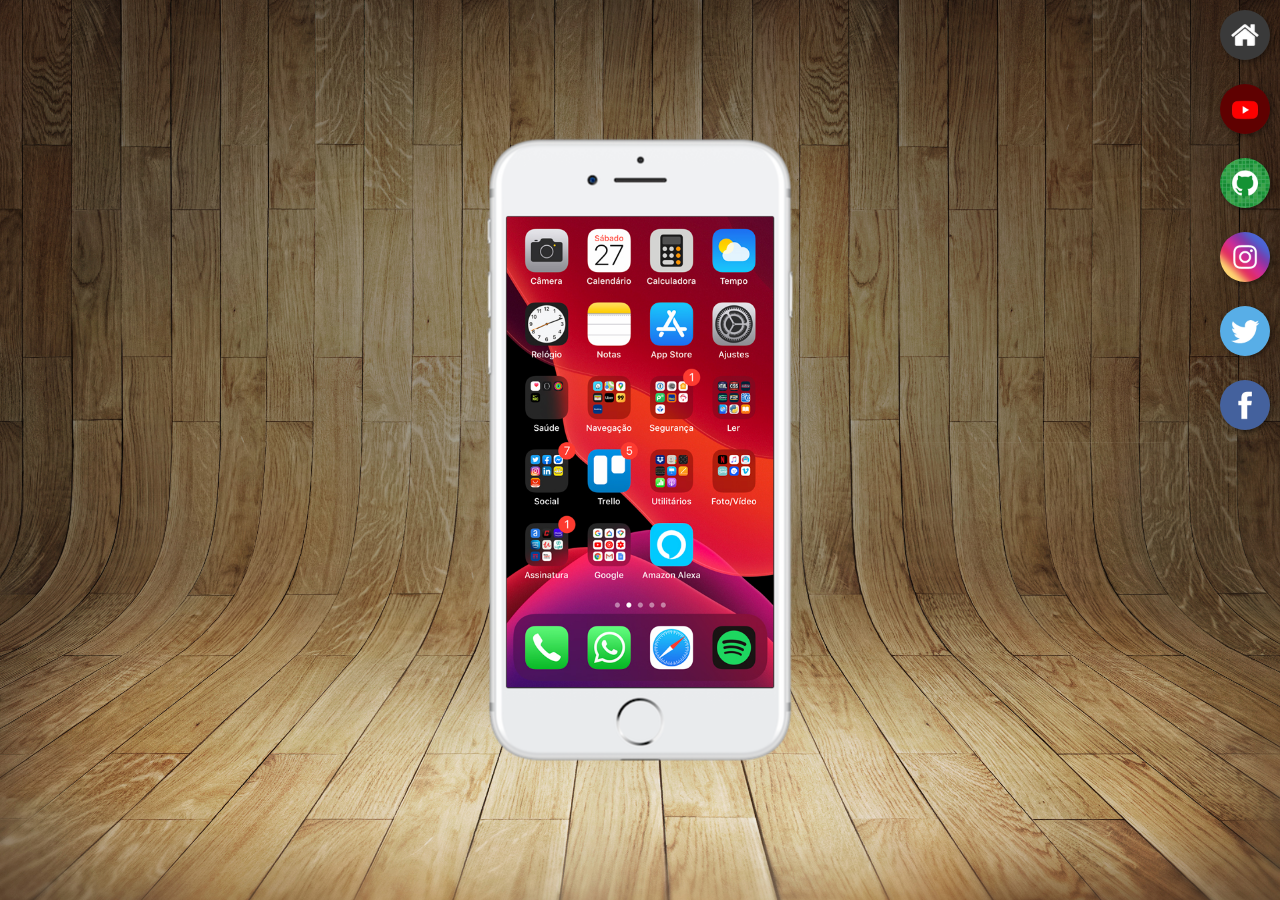
<file: index.html>
<!DOCTYPE html>
<html lang="pt-br">
<head>
    <meta charset="UTF-8">
    <meta name="viewport" content="width=device-width, initial-scale=1.0">
    <title>Projeto Redes Sociais</title>
    <link rel="shortcut icon" href="pacote-d013/favicon.ico" type="image/x-icon">
    <link rel="stylesheet" href="estilos/style.css">
</head>
<body>
    <main>
        <section id="telefone">
            <iframe src="home.html"  name="tela" id="tela" frameborder="0"> Seu navegador não é compatível com isso.</iframe>

        </section>


        <section id="redes-sociais">
            <a href="home.html" target="tela"><img src="pacote-d013/imagens/logo-home.jpg" alt="Home"></a><br>
            <a href="youtube.html" target="tela"><img src="pacote-d013/imagens/logo-youtube.jpg" alt="Youtube"></a><br>
            <a href="github.html" target="tela"><img src="pacote-d013/imagens/logo-github.jpg" alt="Github"></a><br>
            <a href="instagram.html" target="tela"><img src="pacote-d013/imagens/logo-instagram.jpg" alt="Instagram"></a><br>
            <a href="twitter.html" target="tela"><img src="pacote-d013/imagens/logo-twitter.jpg" alt="Twitter"></a><br>
            <a href="facebook.html" target="tela"><img src="pacote-d013/imagens/logo-facebook.jpg" alt="Facebook"></a><br>

        </section>
    </main>
    
</body>
</html>
</file>
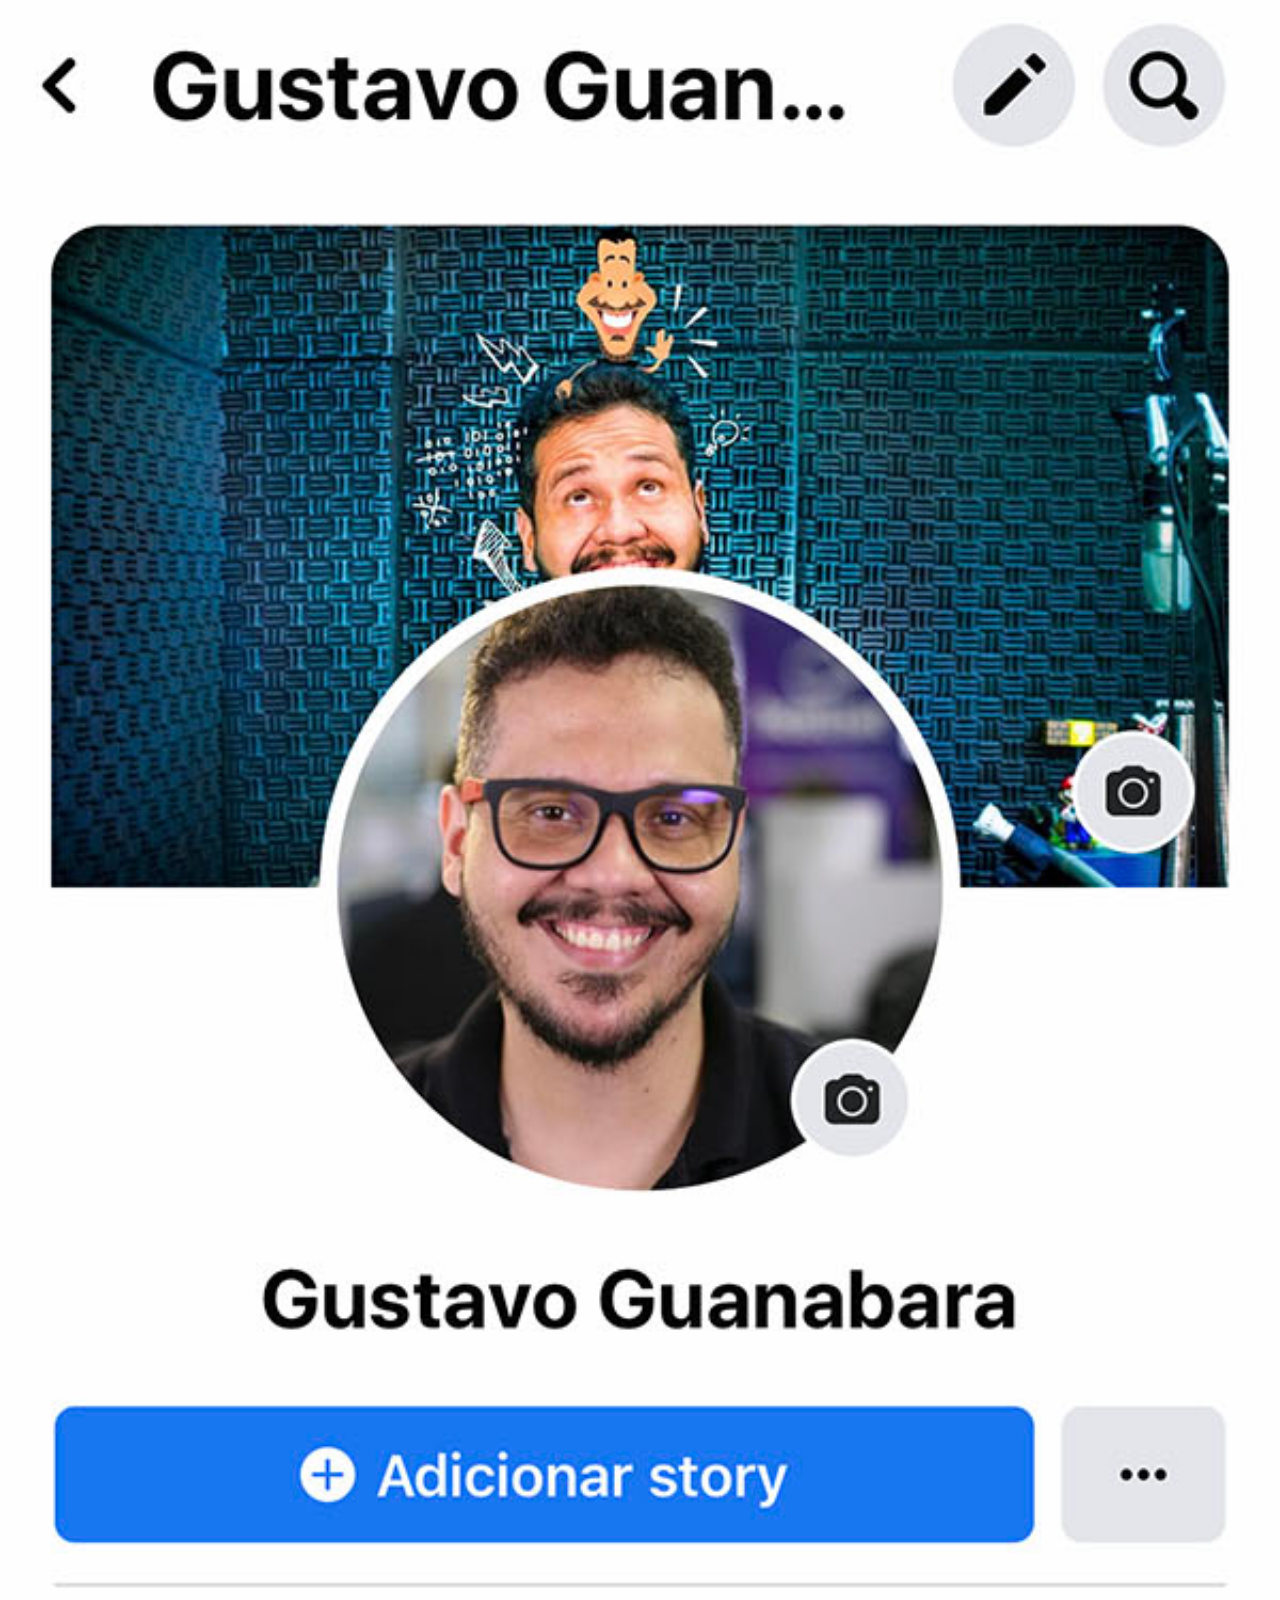
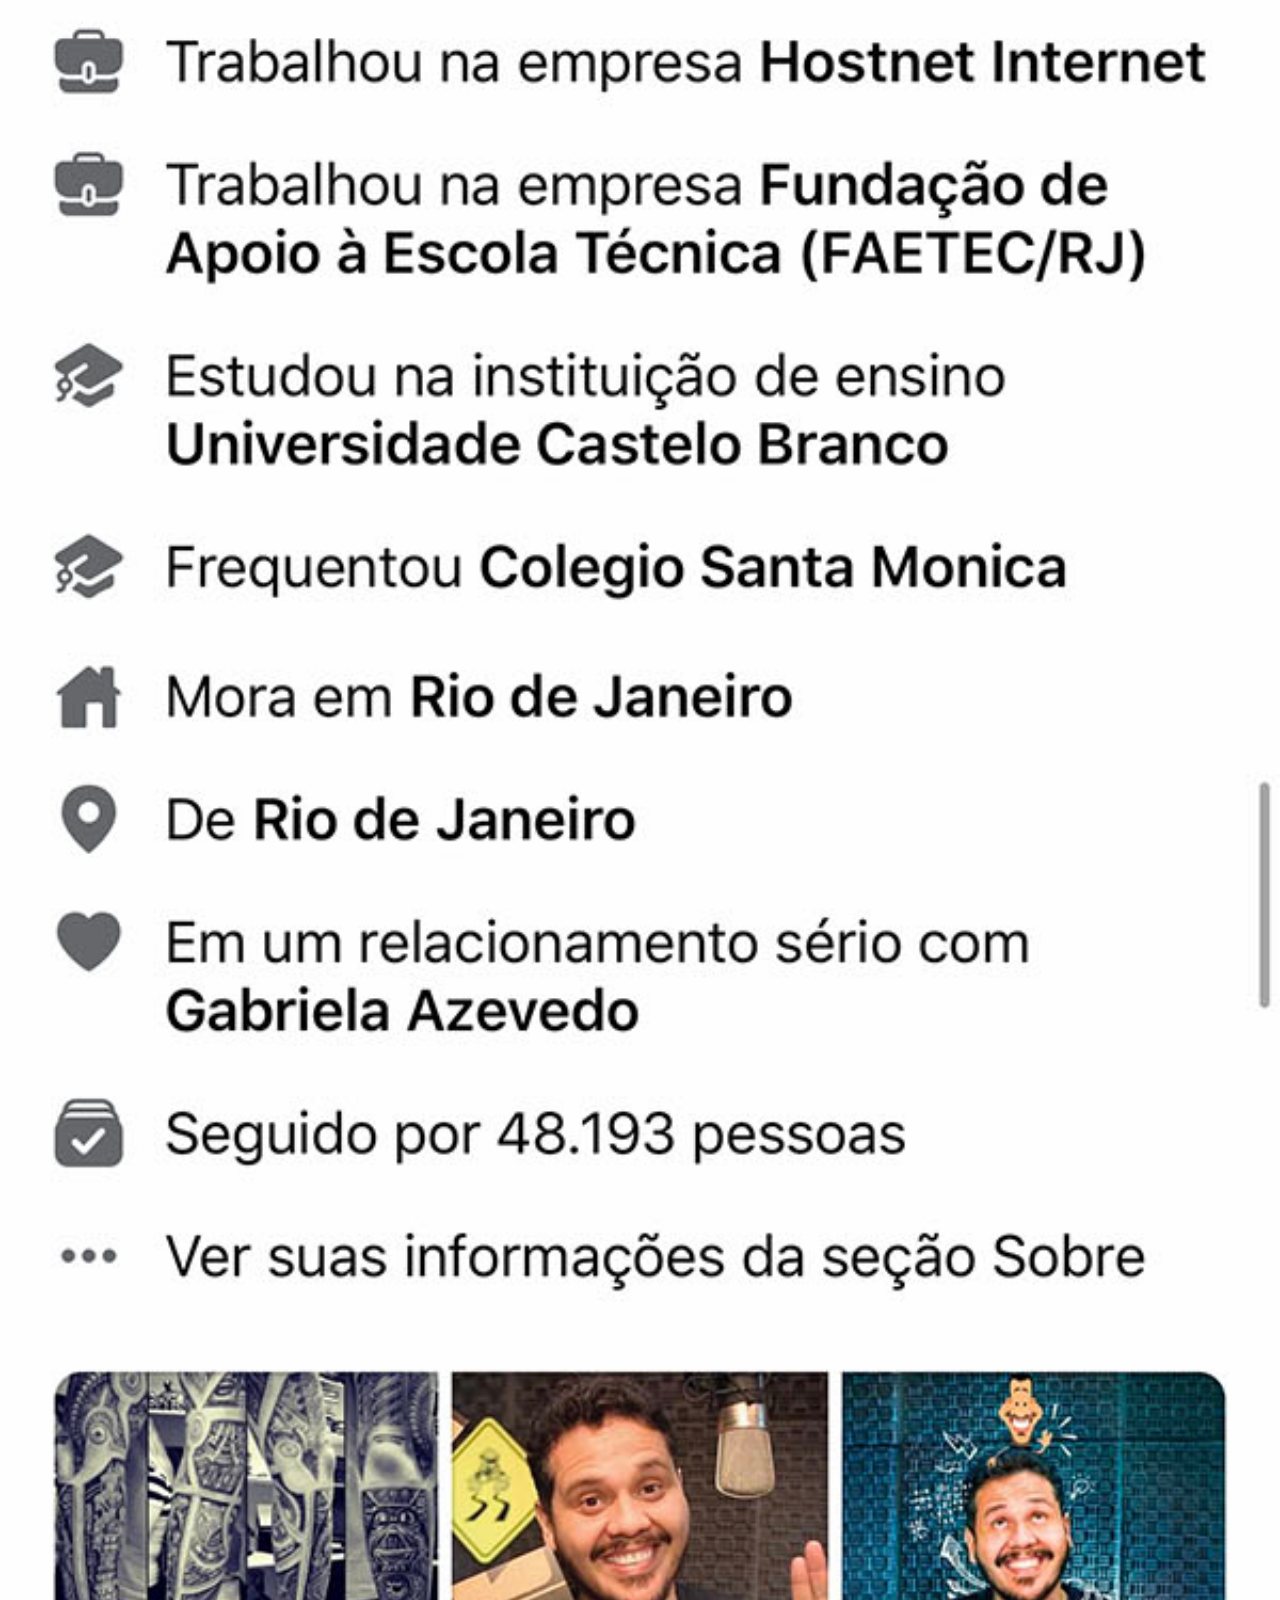
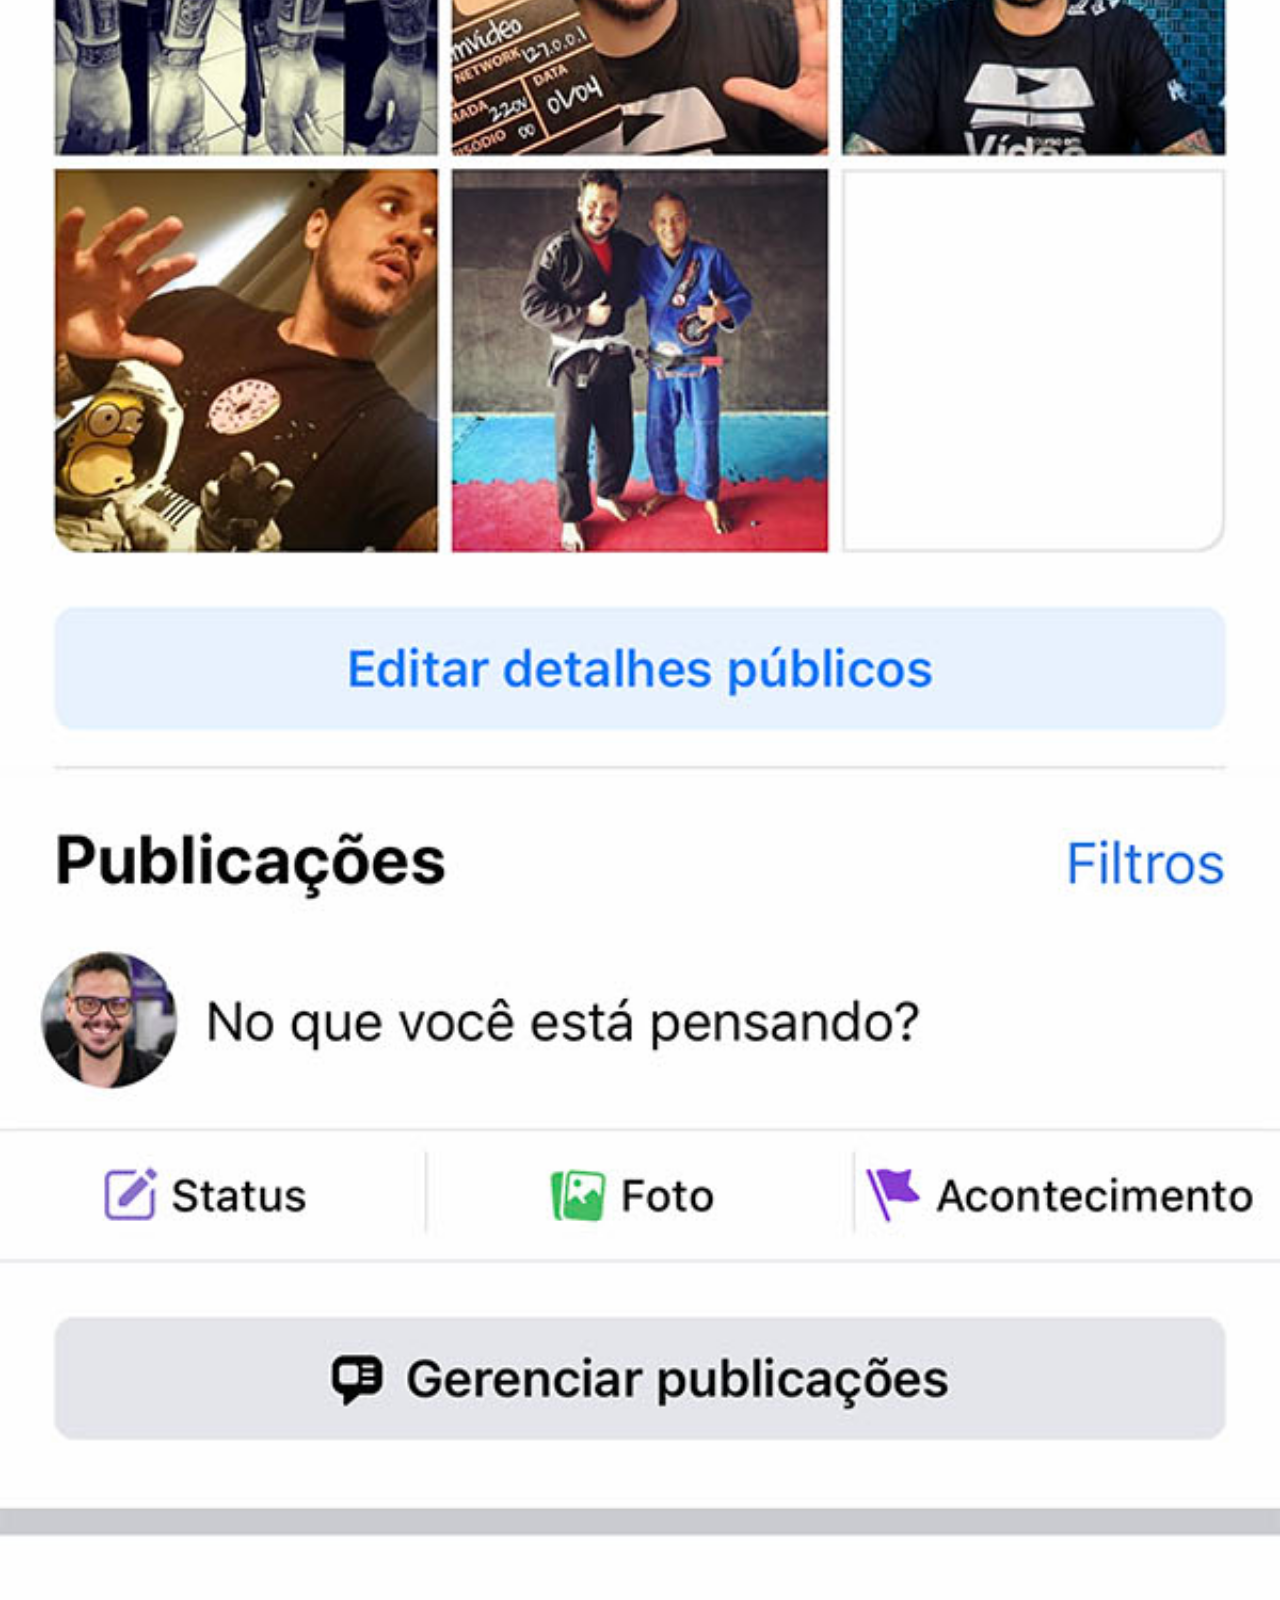
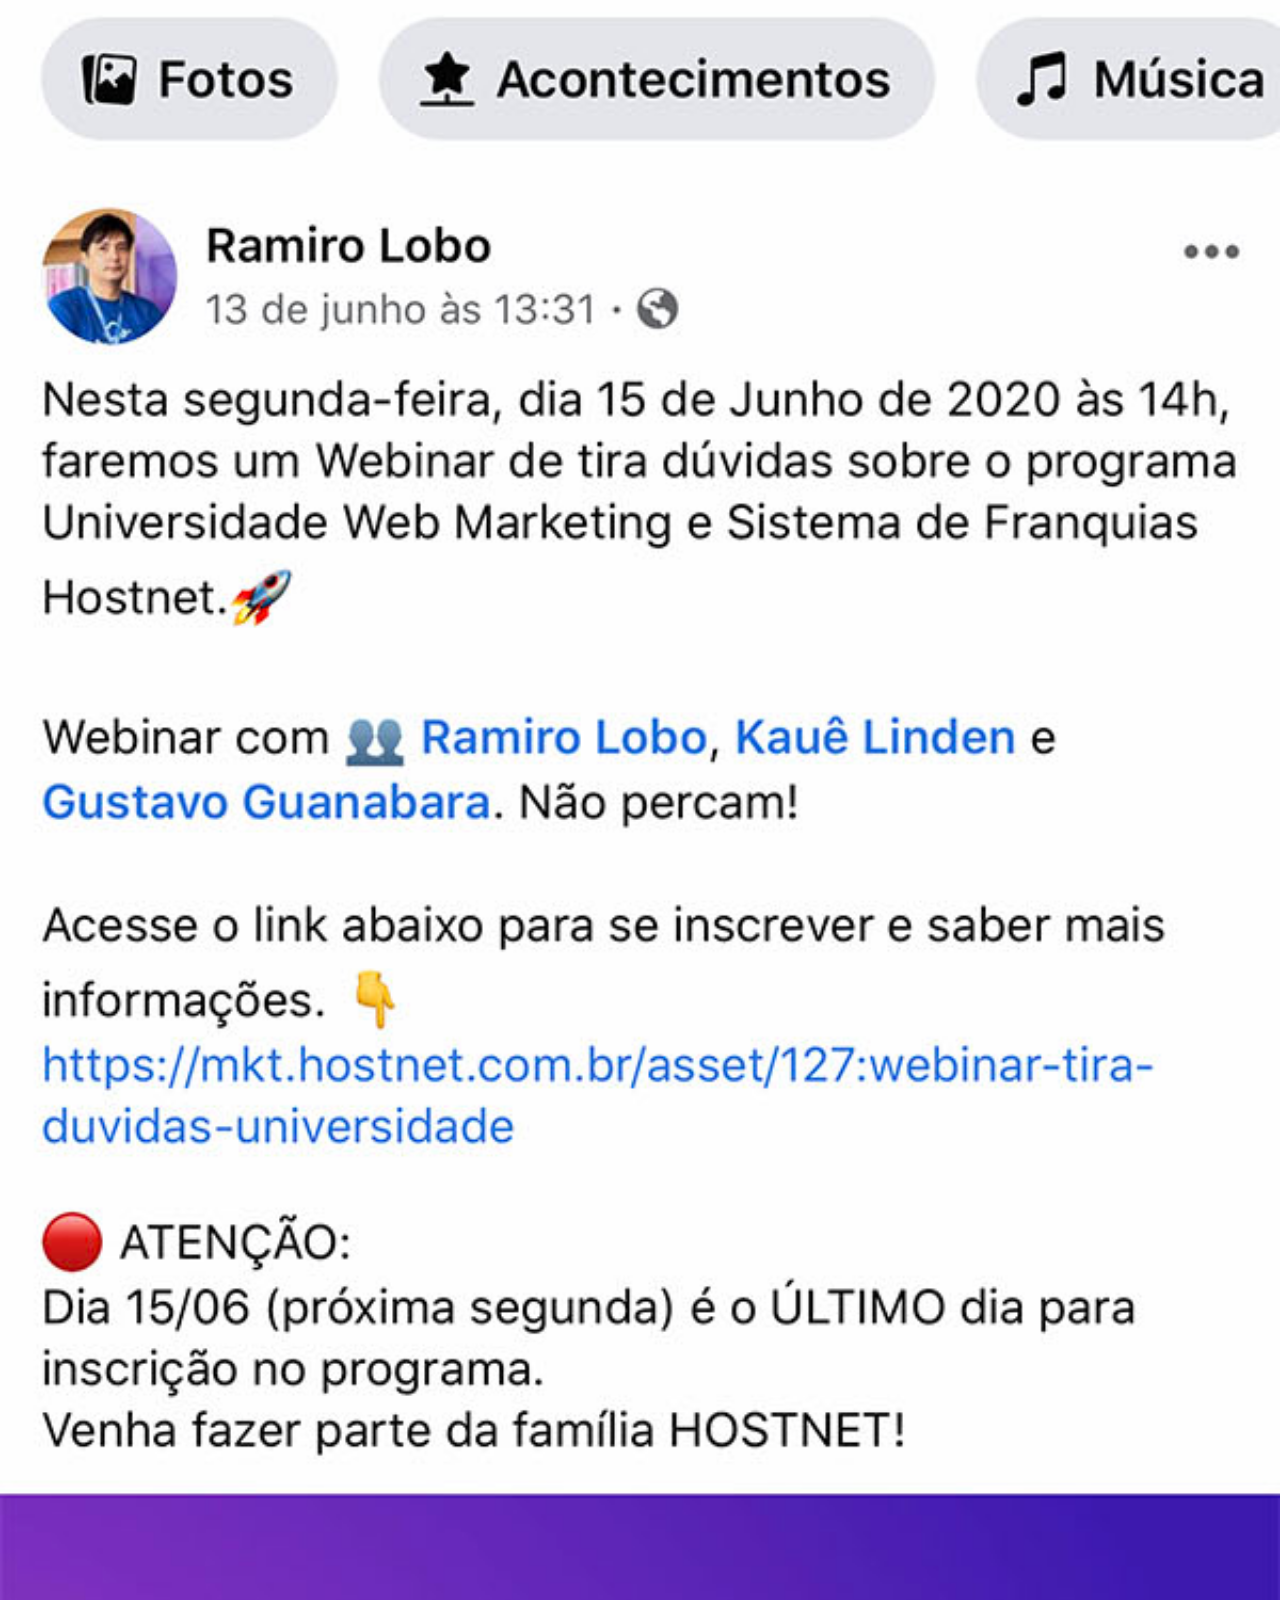
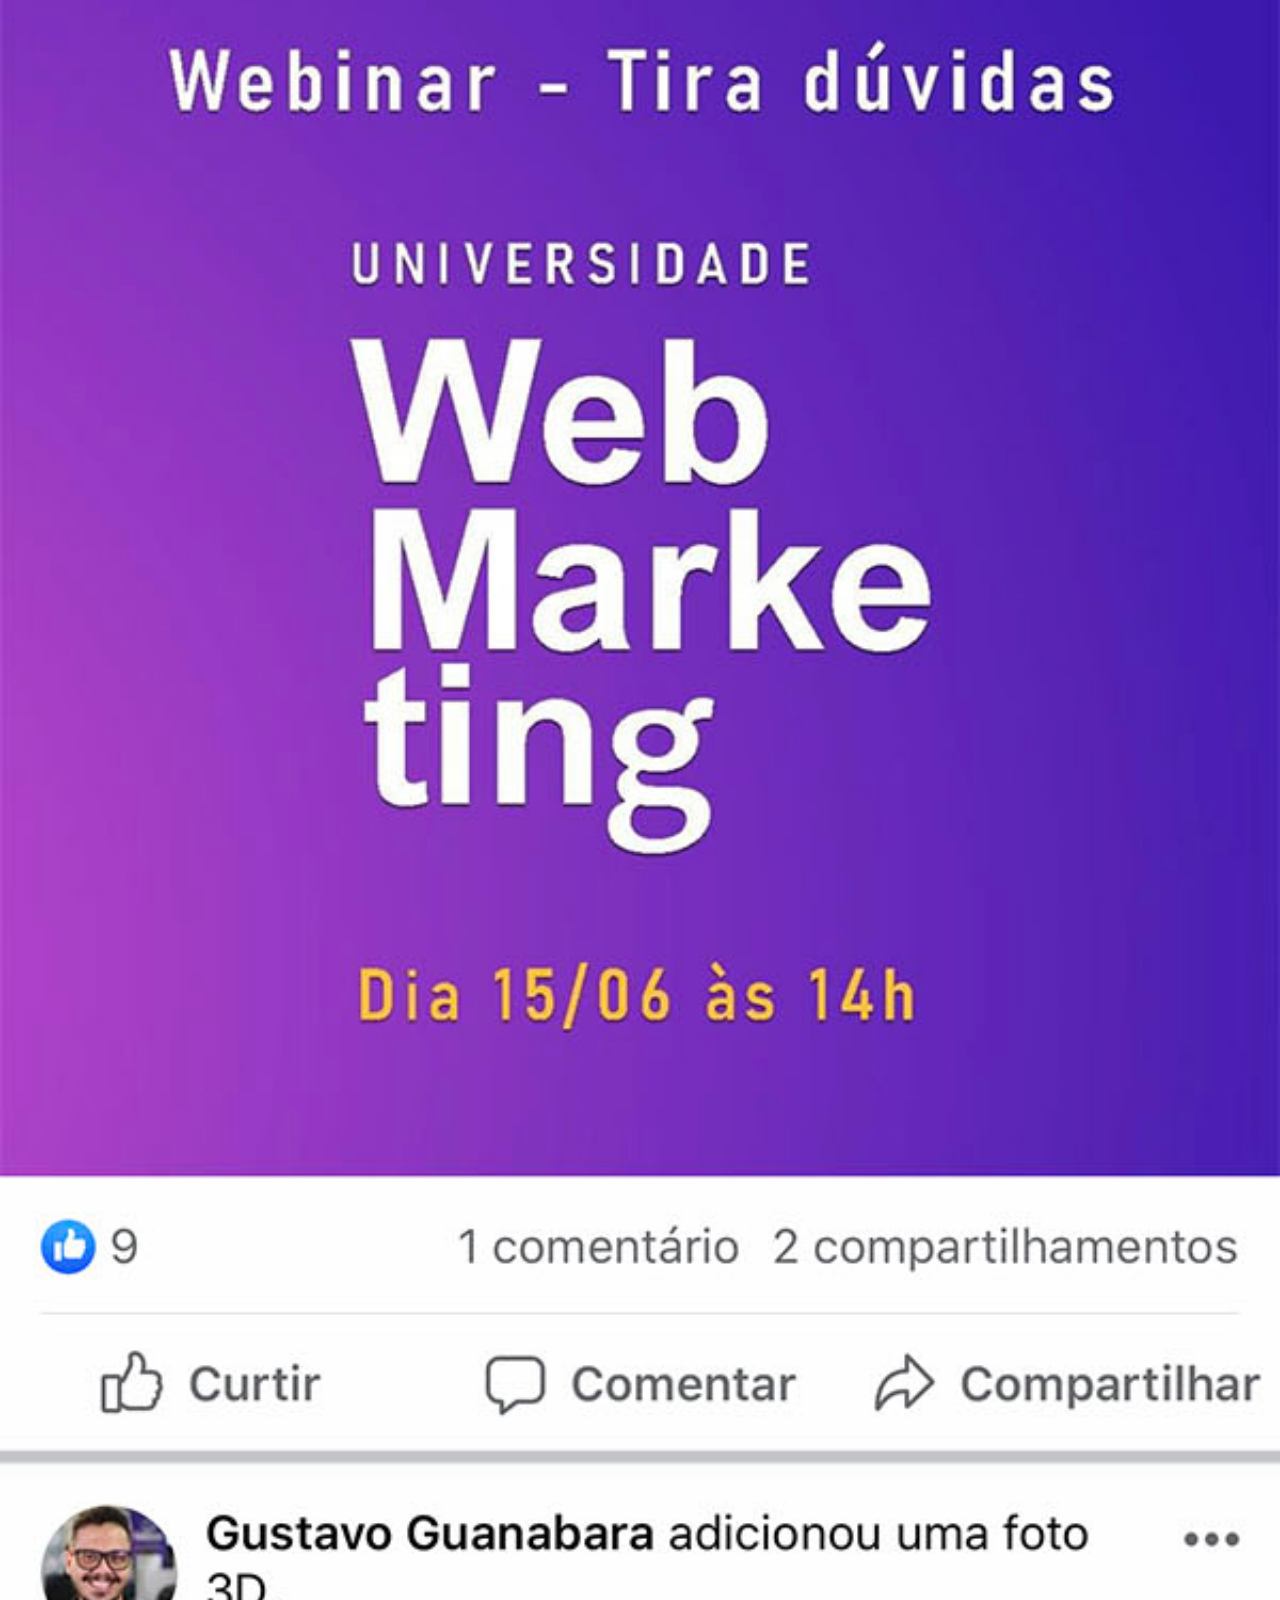
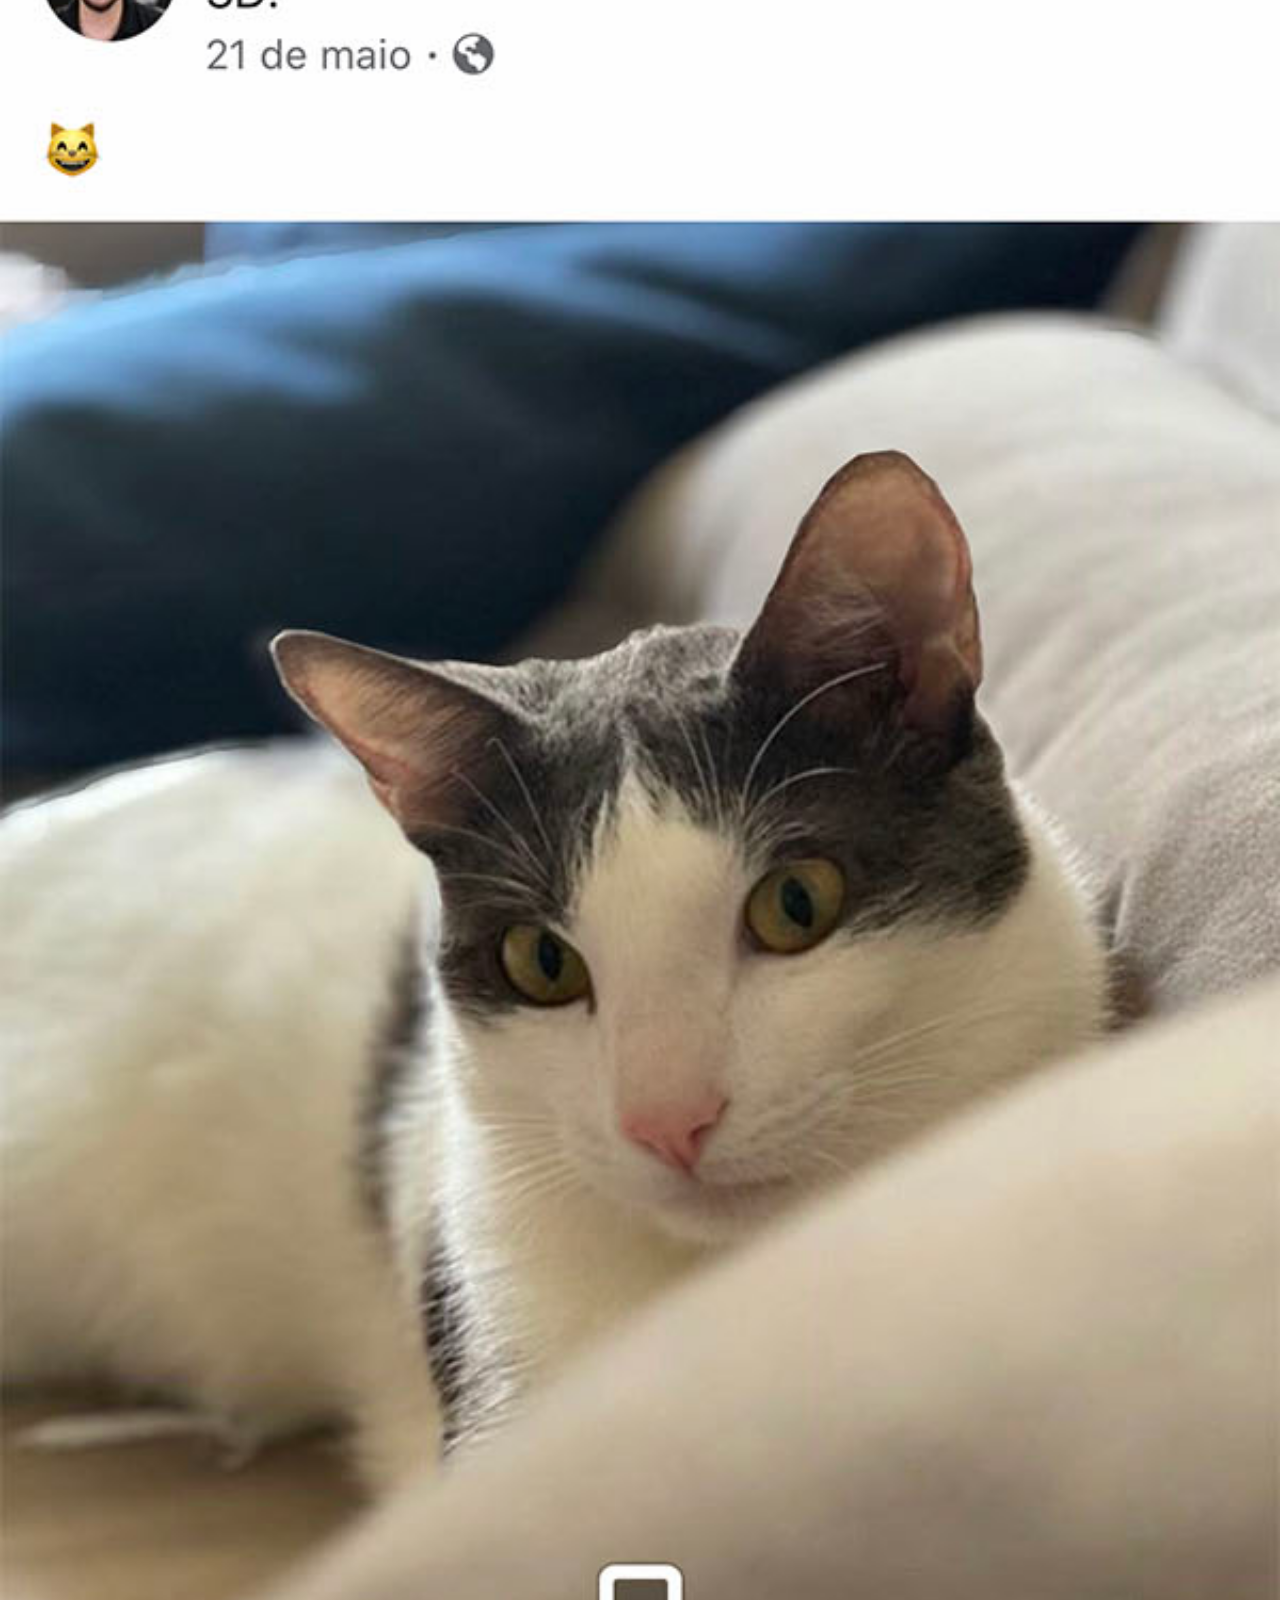
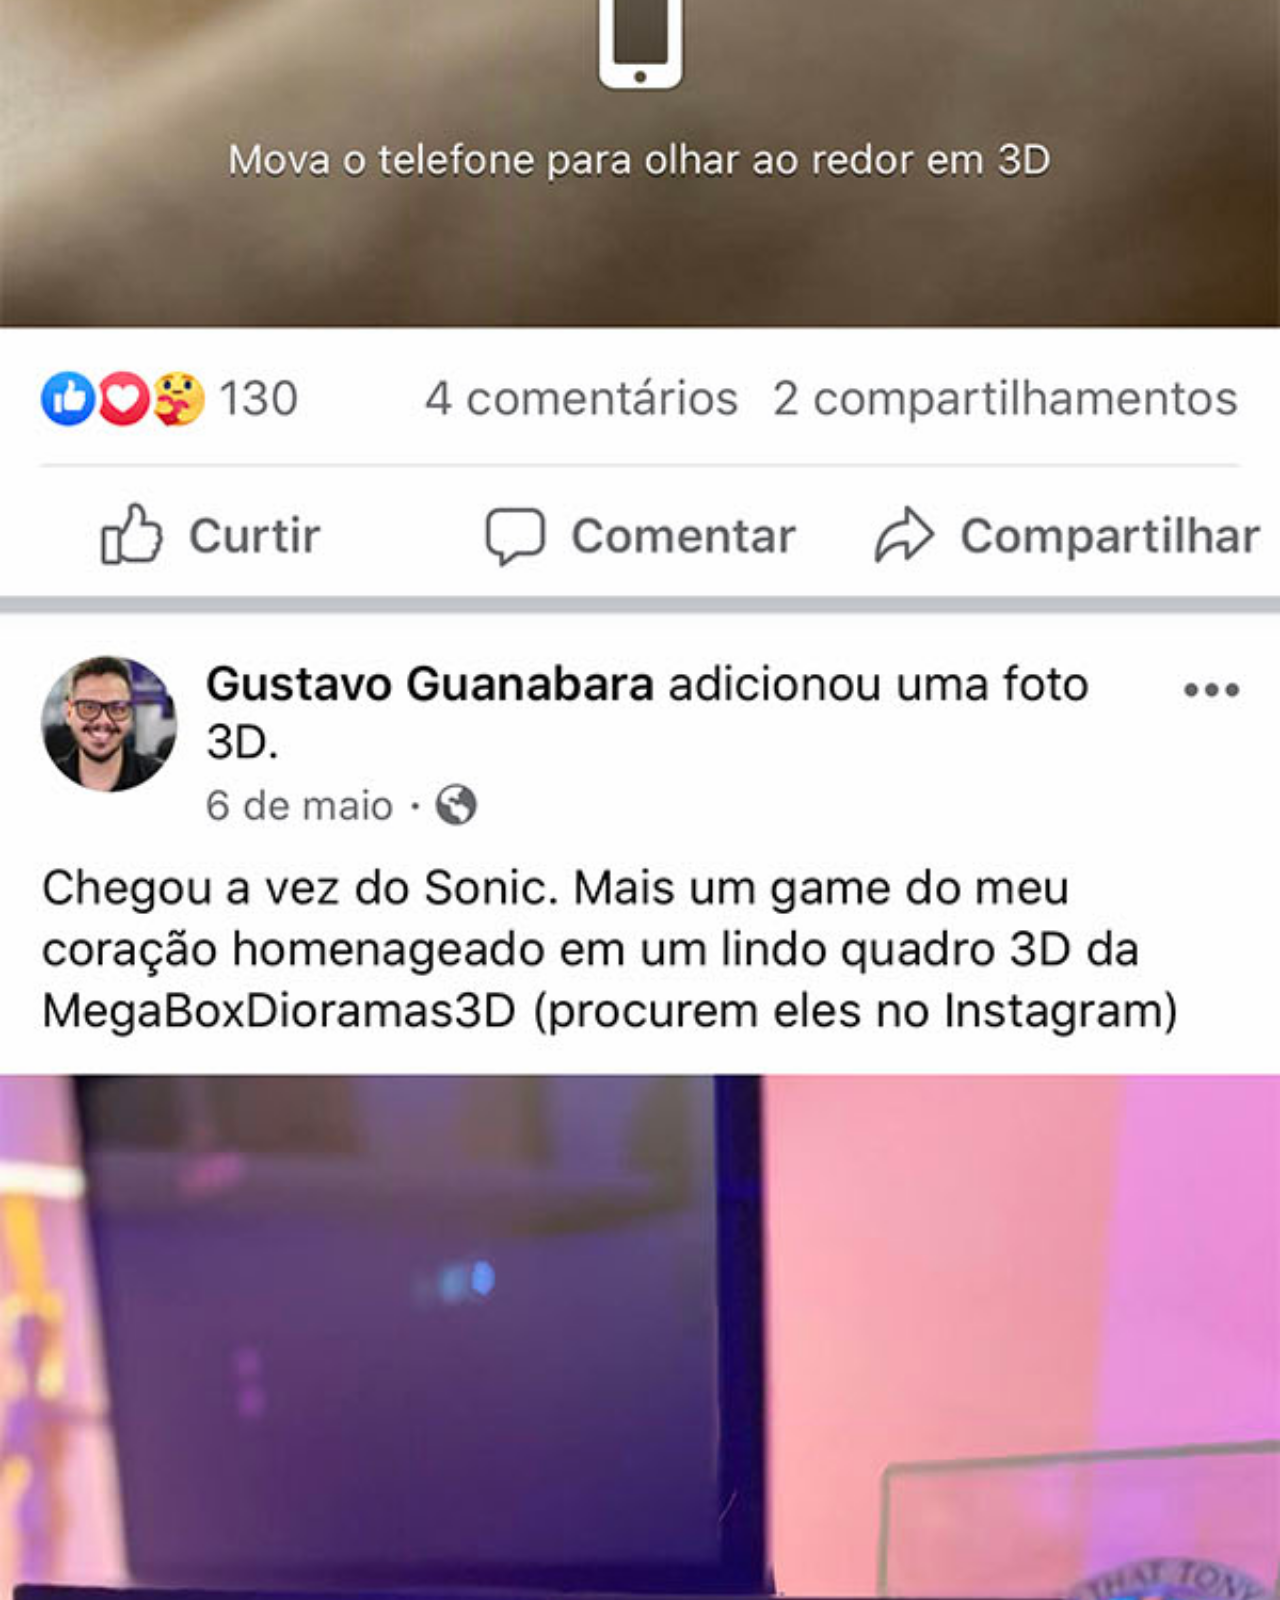
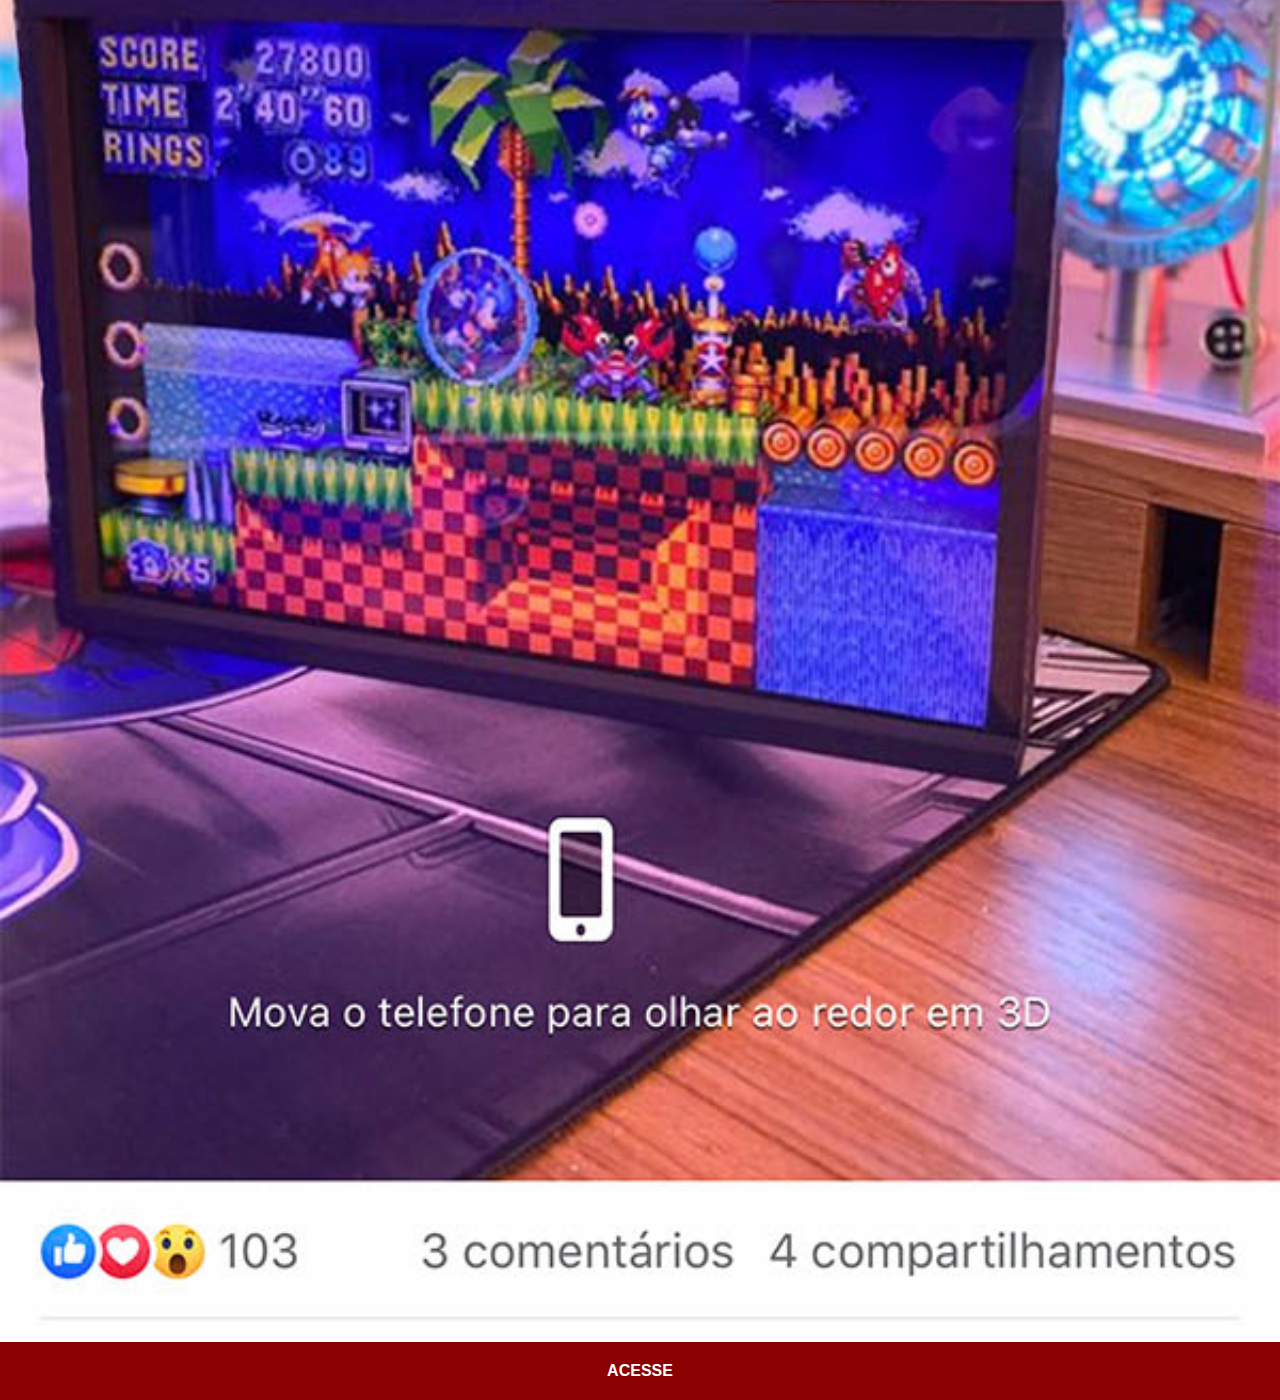
<file: facebook.html>
<!DOCTYPE html>
<html lang="pt-br">
<head>
    <meta charset="UTF-8">
    <meta name="viewport" content="width=device-width, initial-scale=1.0">
    <title>Facebook</title>
    <link rel="stylesheet" href="estilos/social.css">
</head>
<body>
    <img src="pacote-d013/imagens/tela-facebook.jpg" alt="Facebook">
    <a href="https://twitter.com/guanabara" target="_blank">ACESSE</a>
    
</body>
</html>
</file>
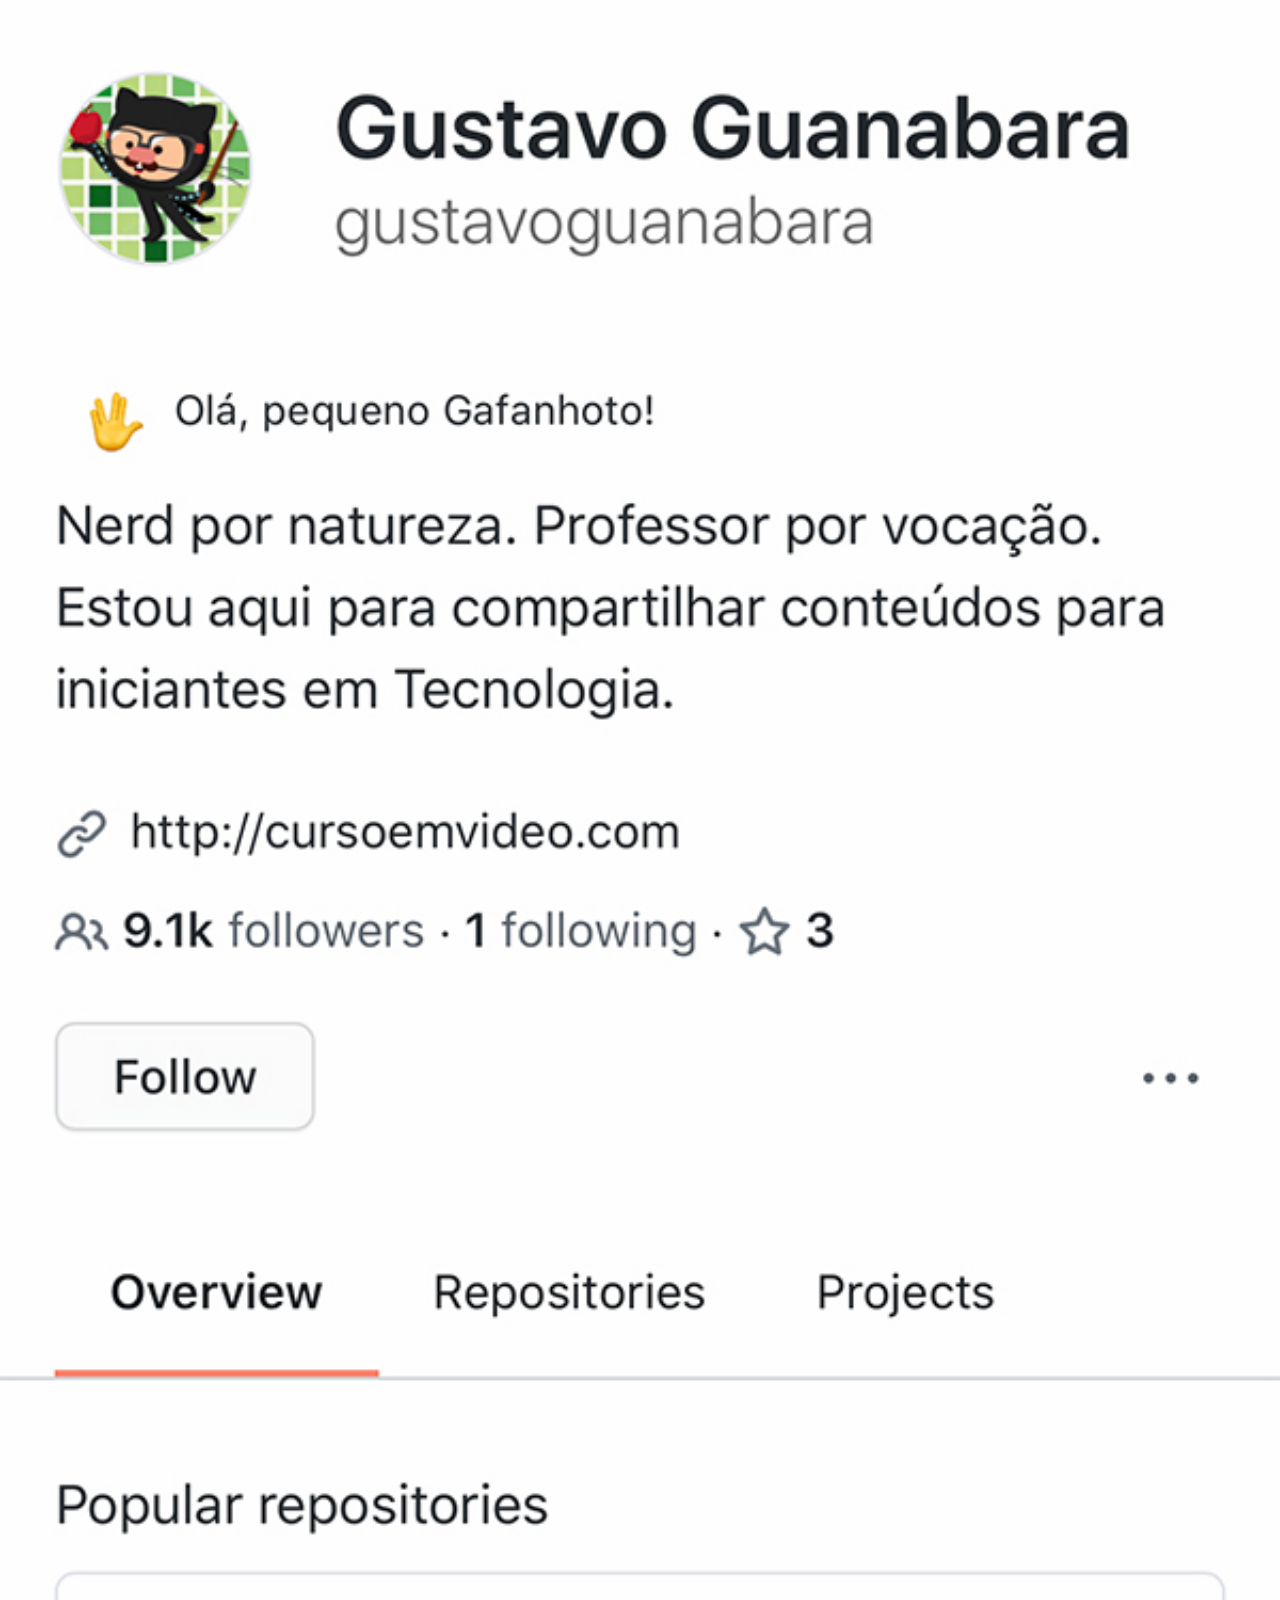
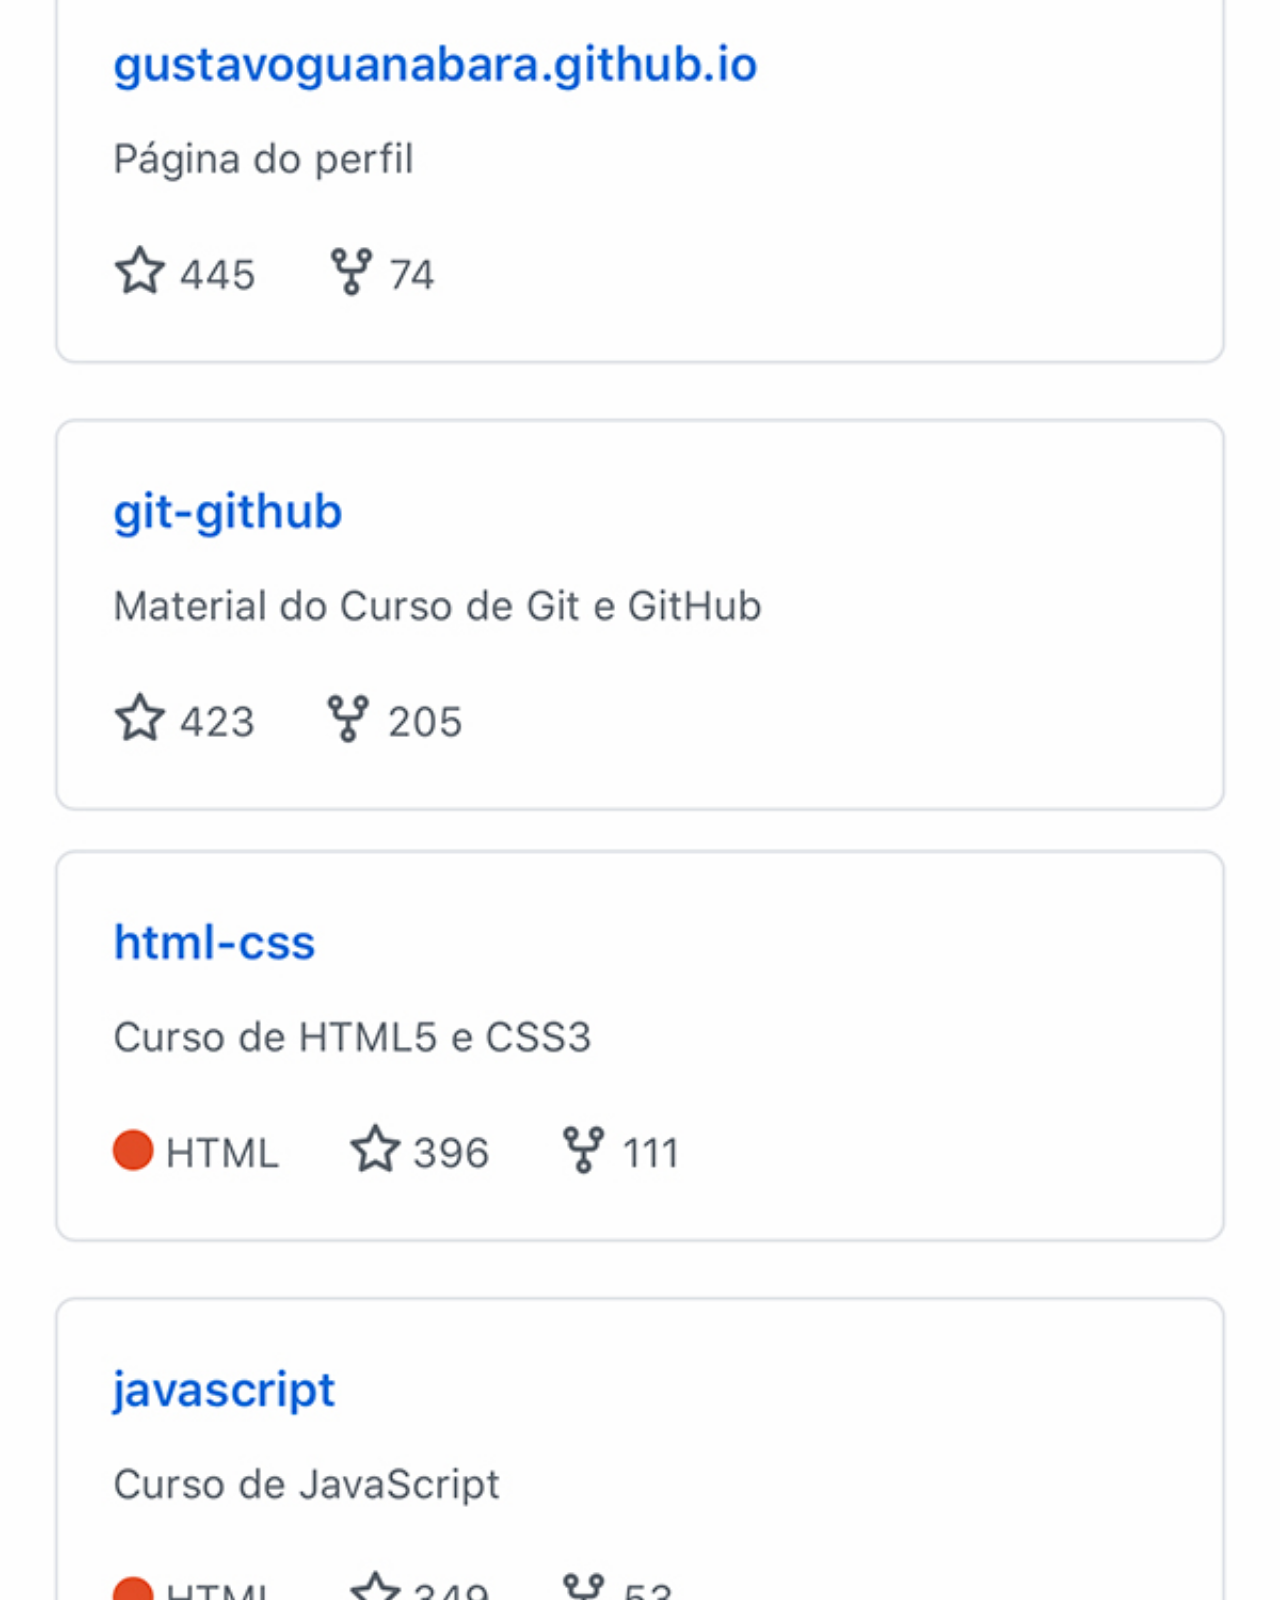
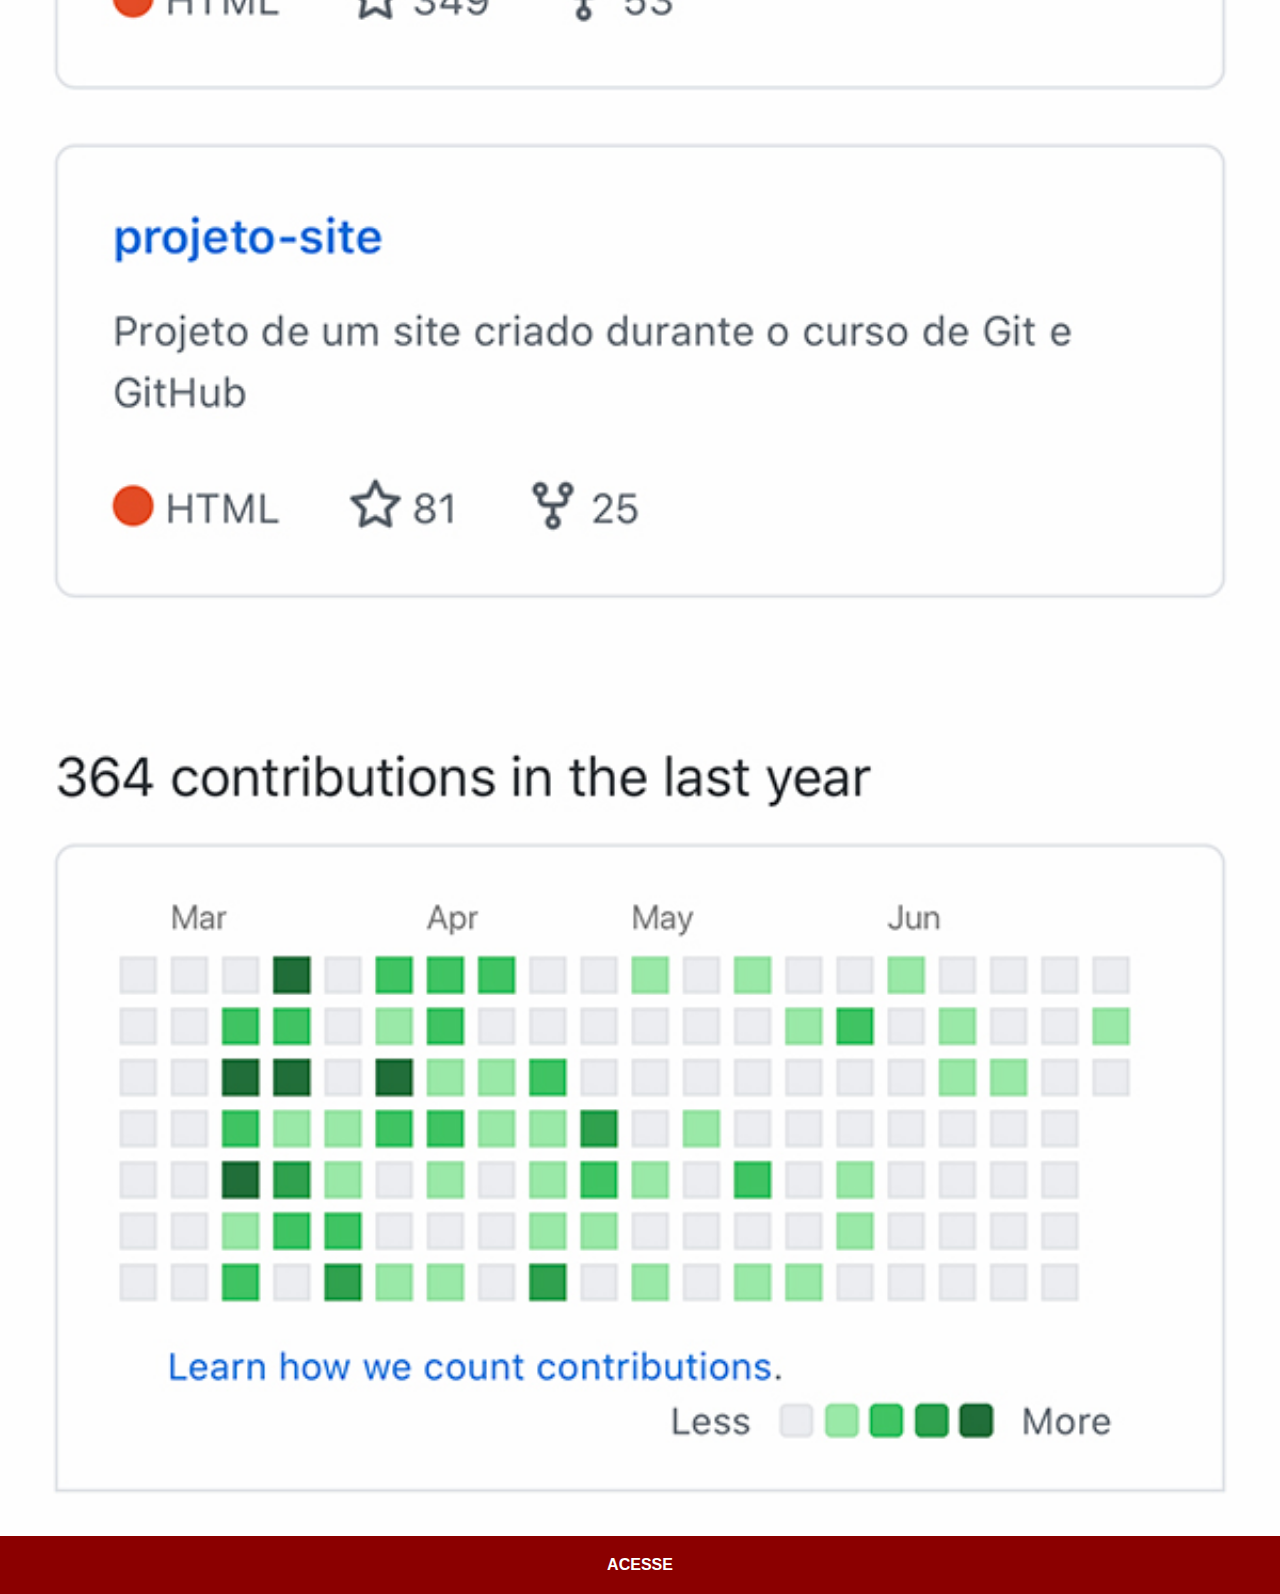
<file: github.html>
<!DOCTYPE html>
<html lang="pt-br">
<head>
    <meta charset="UTF-8">
    <meta name="viewport" content="width=device-width, initial-scale=1.0">
    <title>Github</title>
    <link rel="stylesheet" href="estilos/social.css">
</head>
<body>
    <img src="pacote-d013/imagens/tela-github.jpg" alt="Github">
    <a href="https://github.com/gustavoguanabara/" target="_blank">ACESSE</a>
    
</body>
</html>
</file>
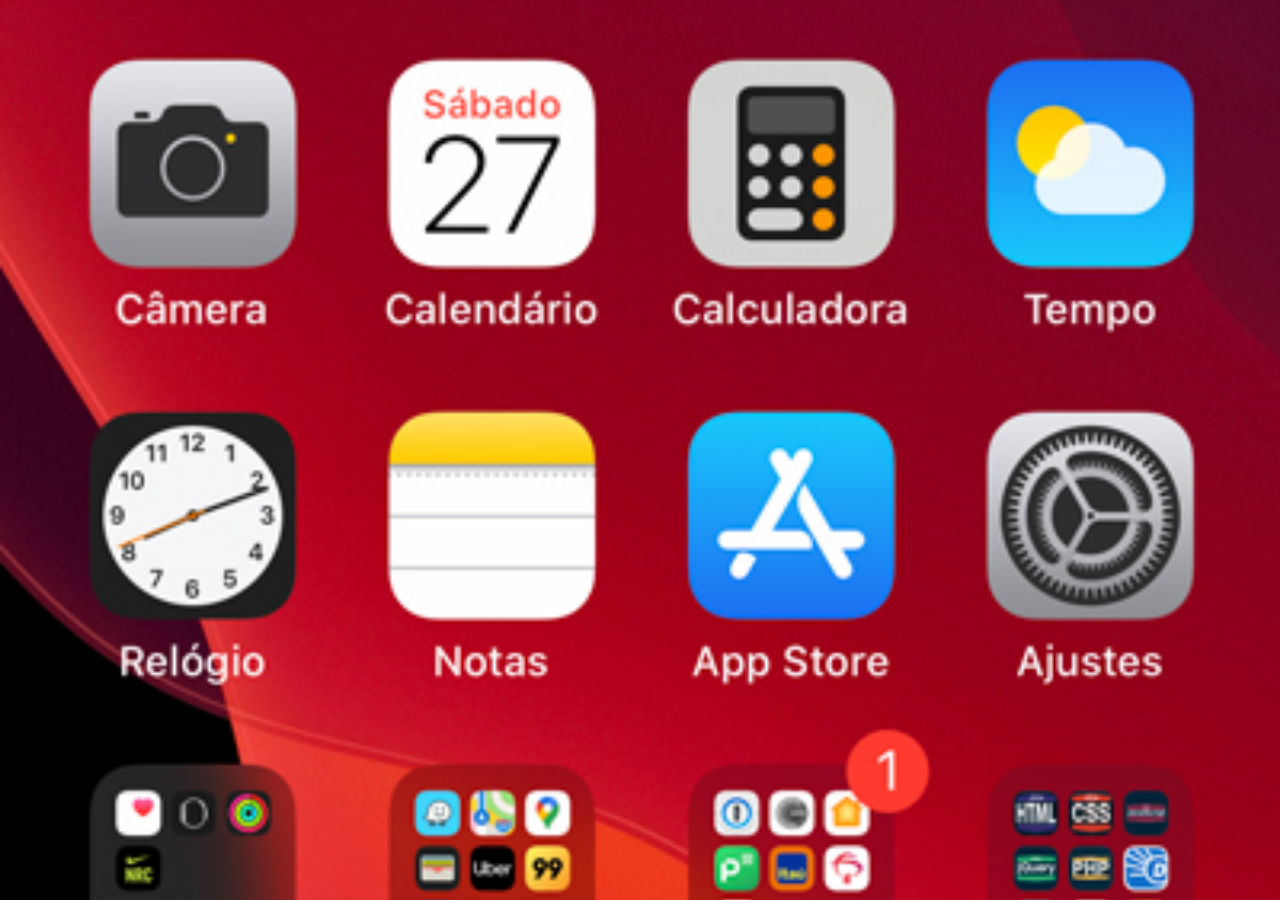
<file: home.html>
<!DOCTYPE html>
<html lang="pt-br">
<head>
    <meta charset="UTF-8">
    <meta name="viewport" content="width=device-width, initial-scale=1.0">
    <title>Home</title>
    <style>
        * {
            margin: 0px;
            padding: 0px;
        }

        body {
            width: 100vw;
            height: 100vh;
            background: black url('/pacote-d013/imagens/tela-home.jpg') no-repeat top center;
            background-size: cover;
        }
    </style>
</head>
<body>
    
</body>
</html>
</file>
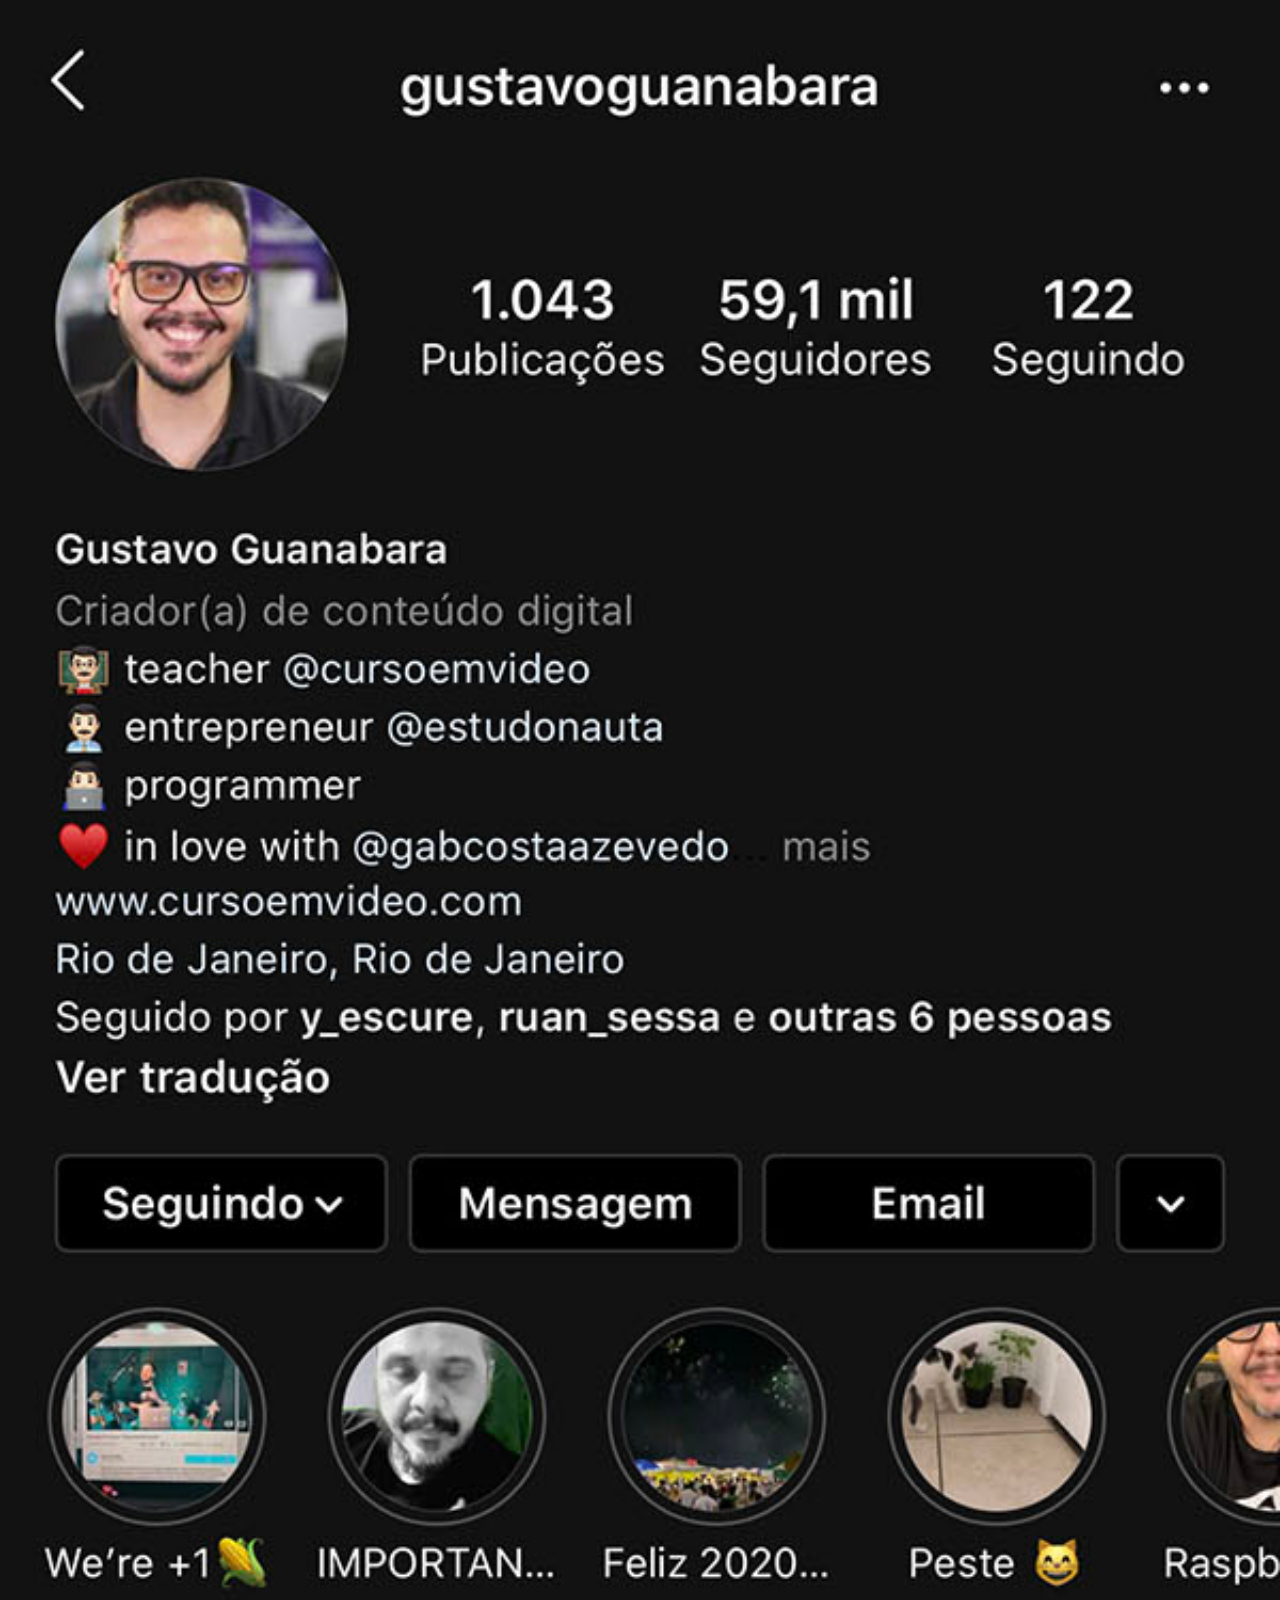
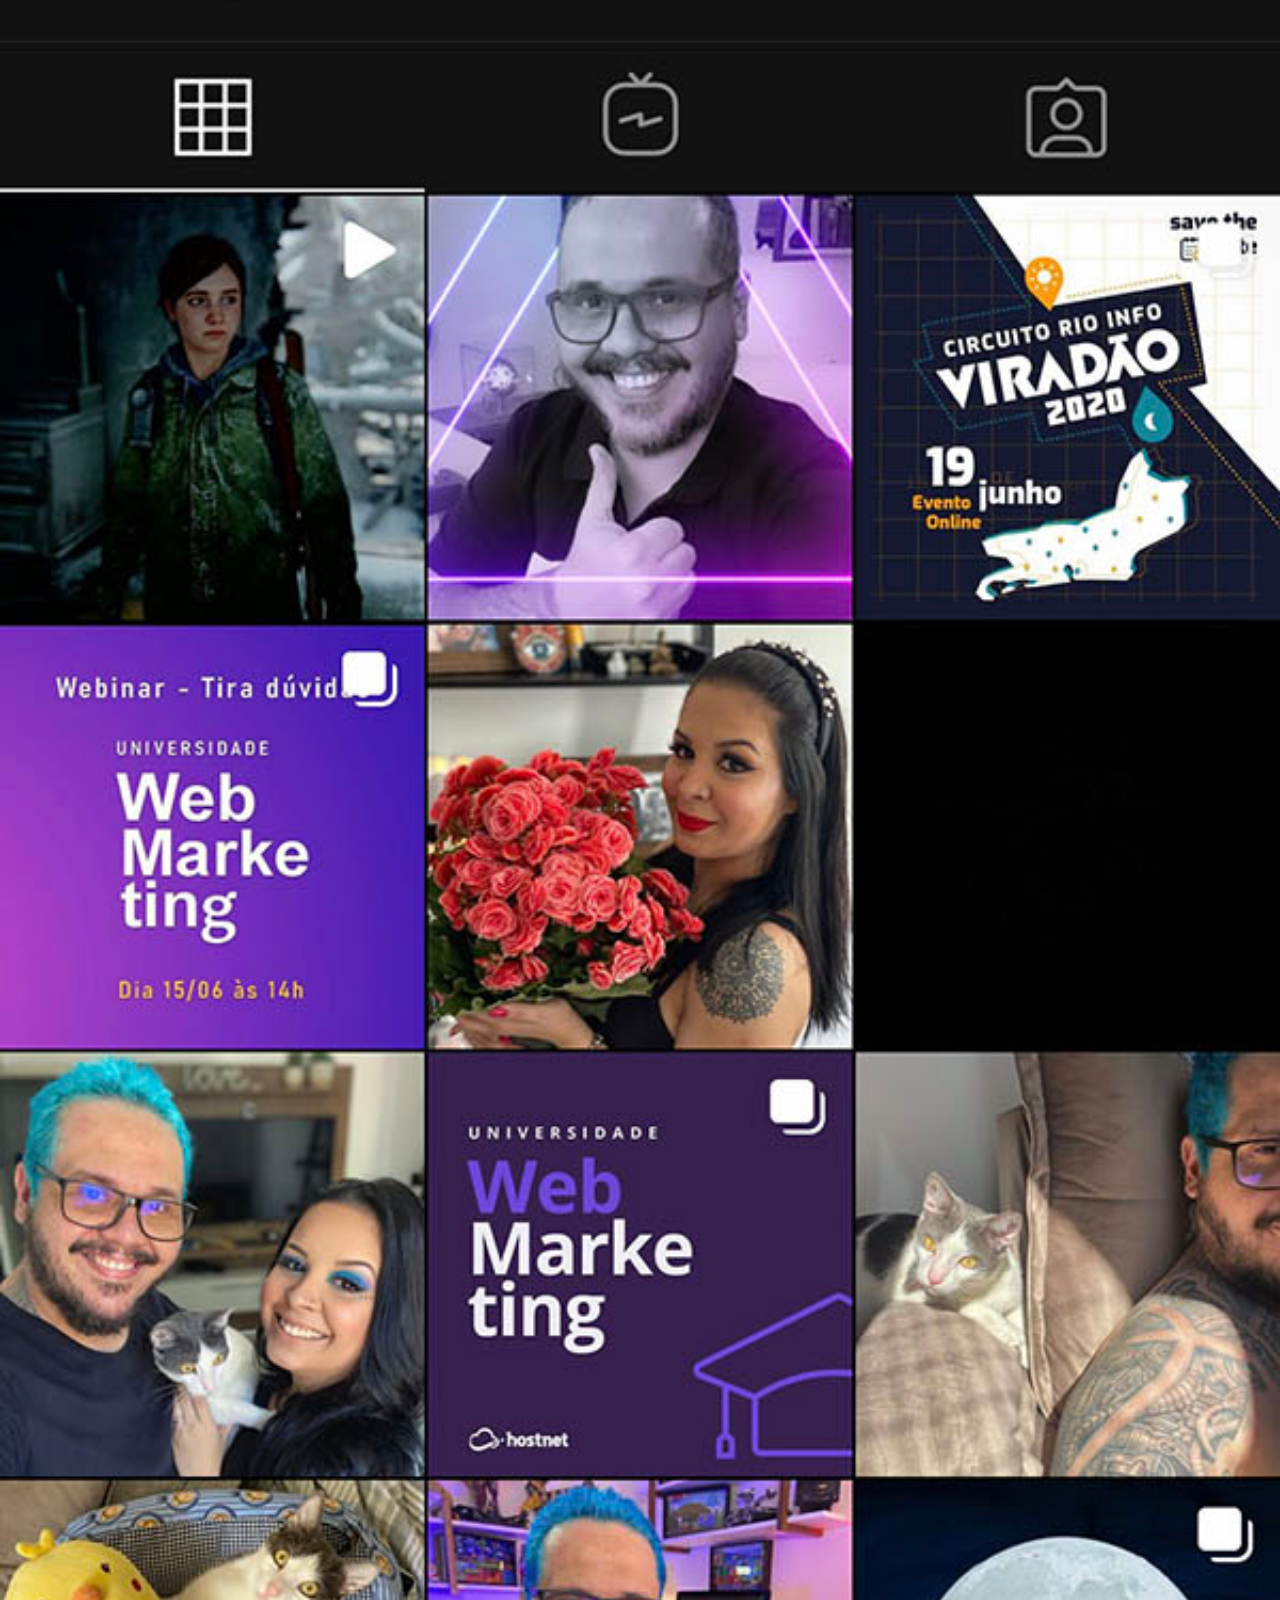
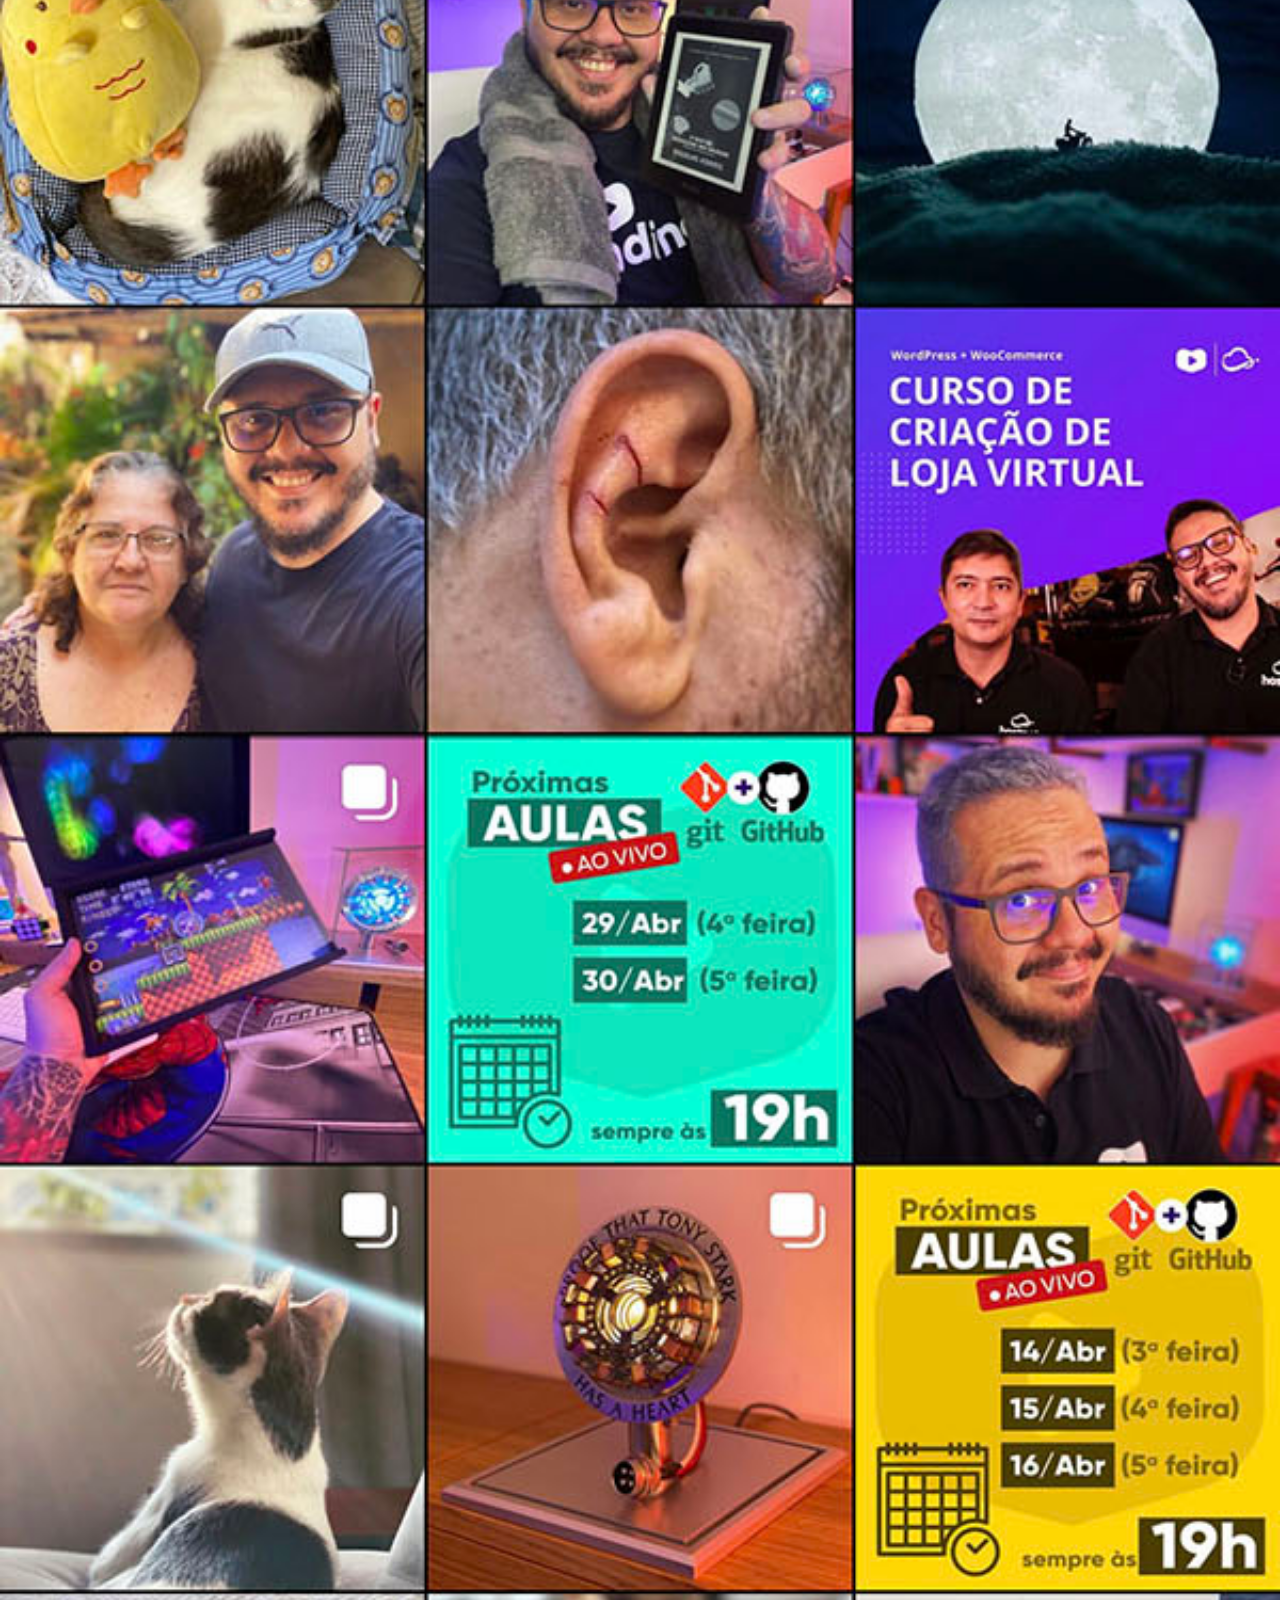
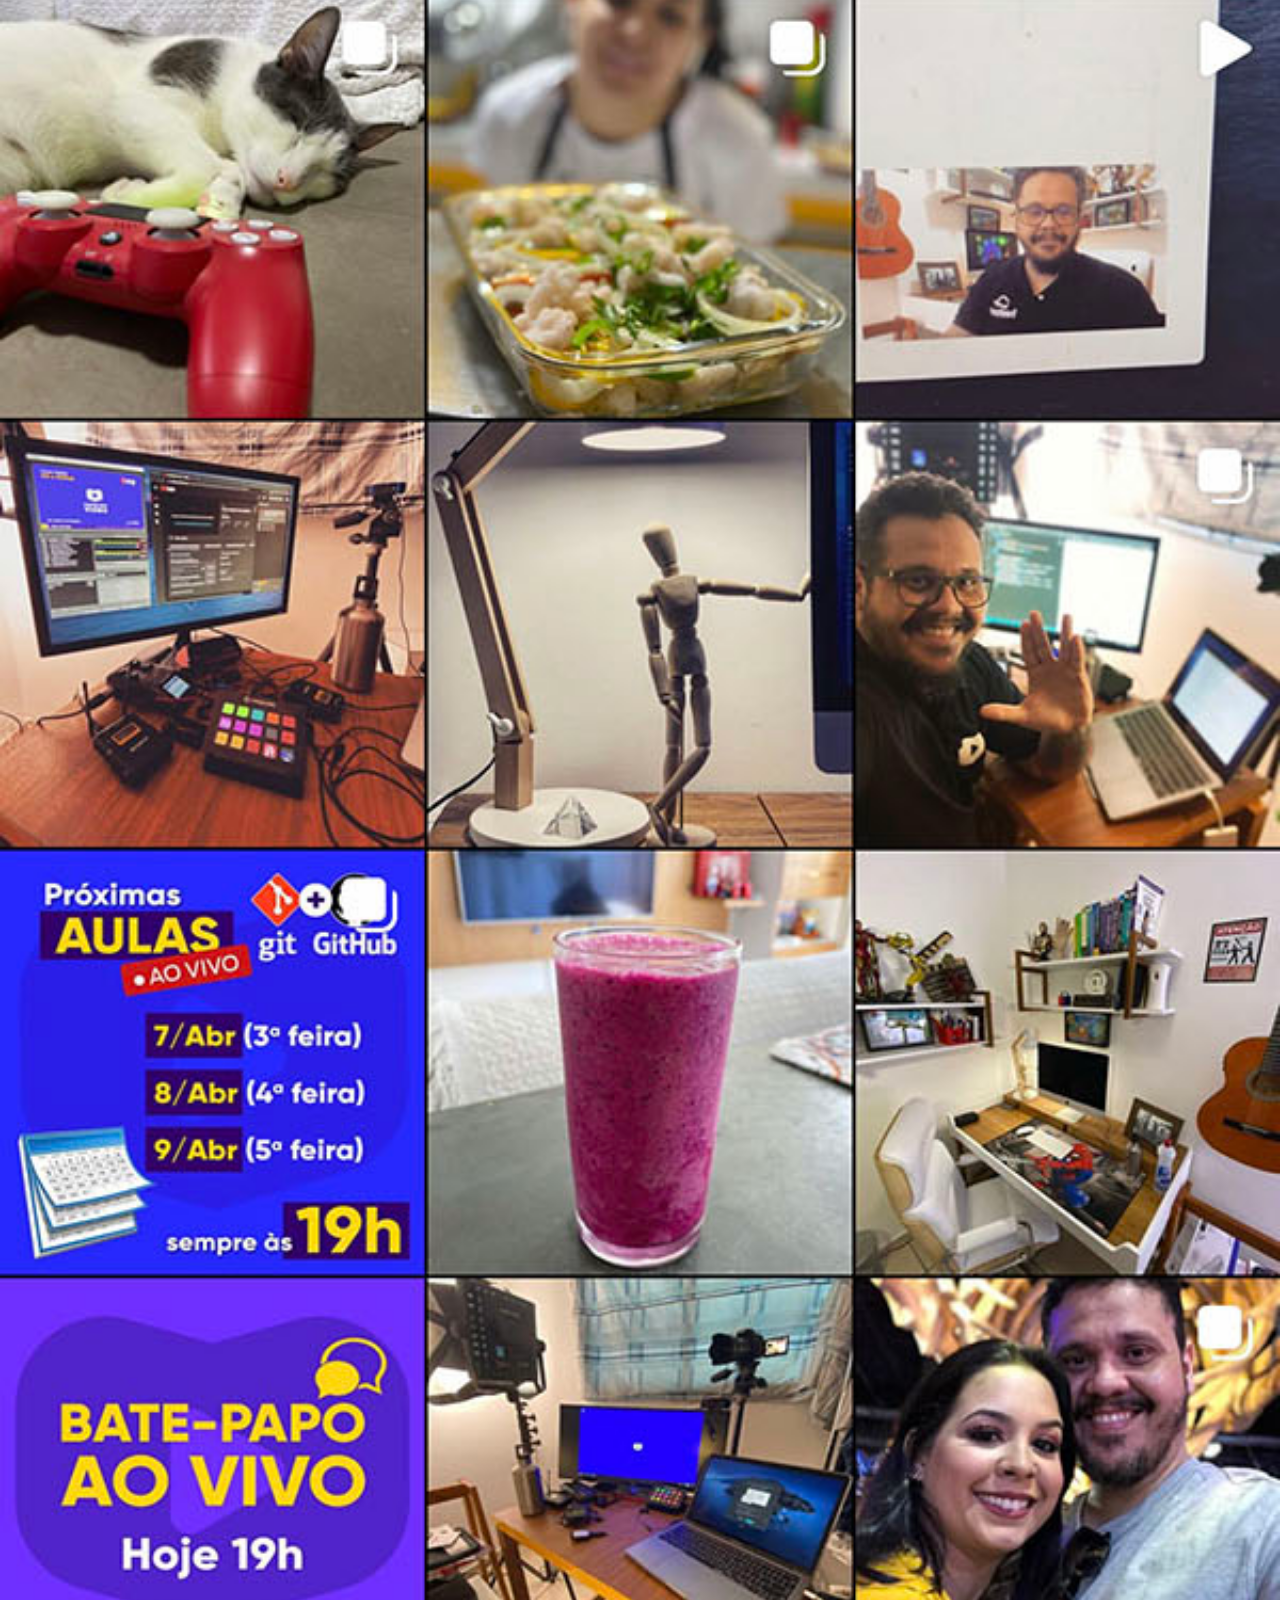
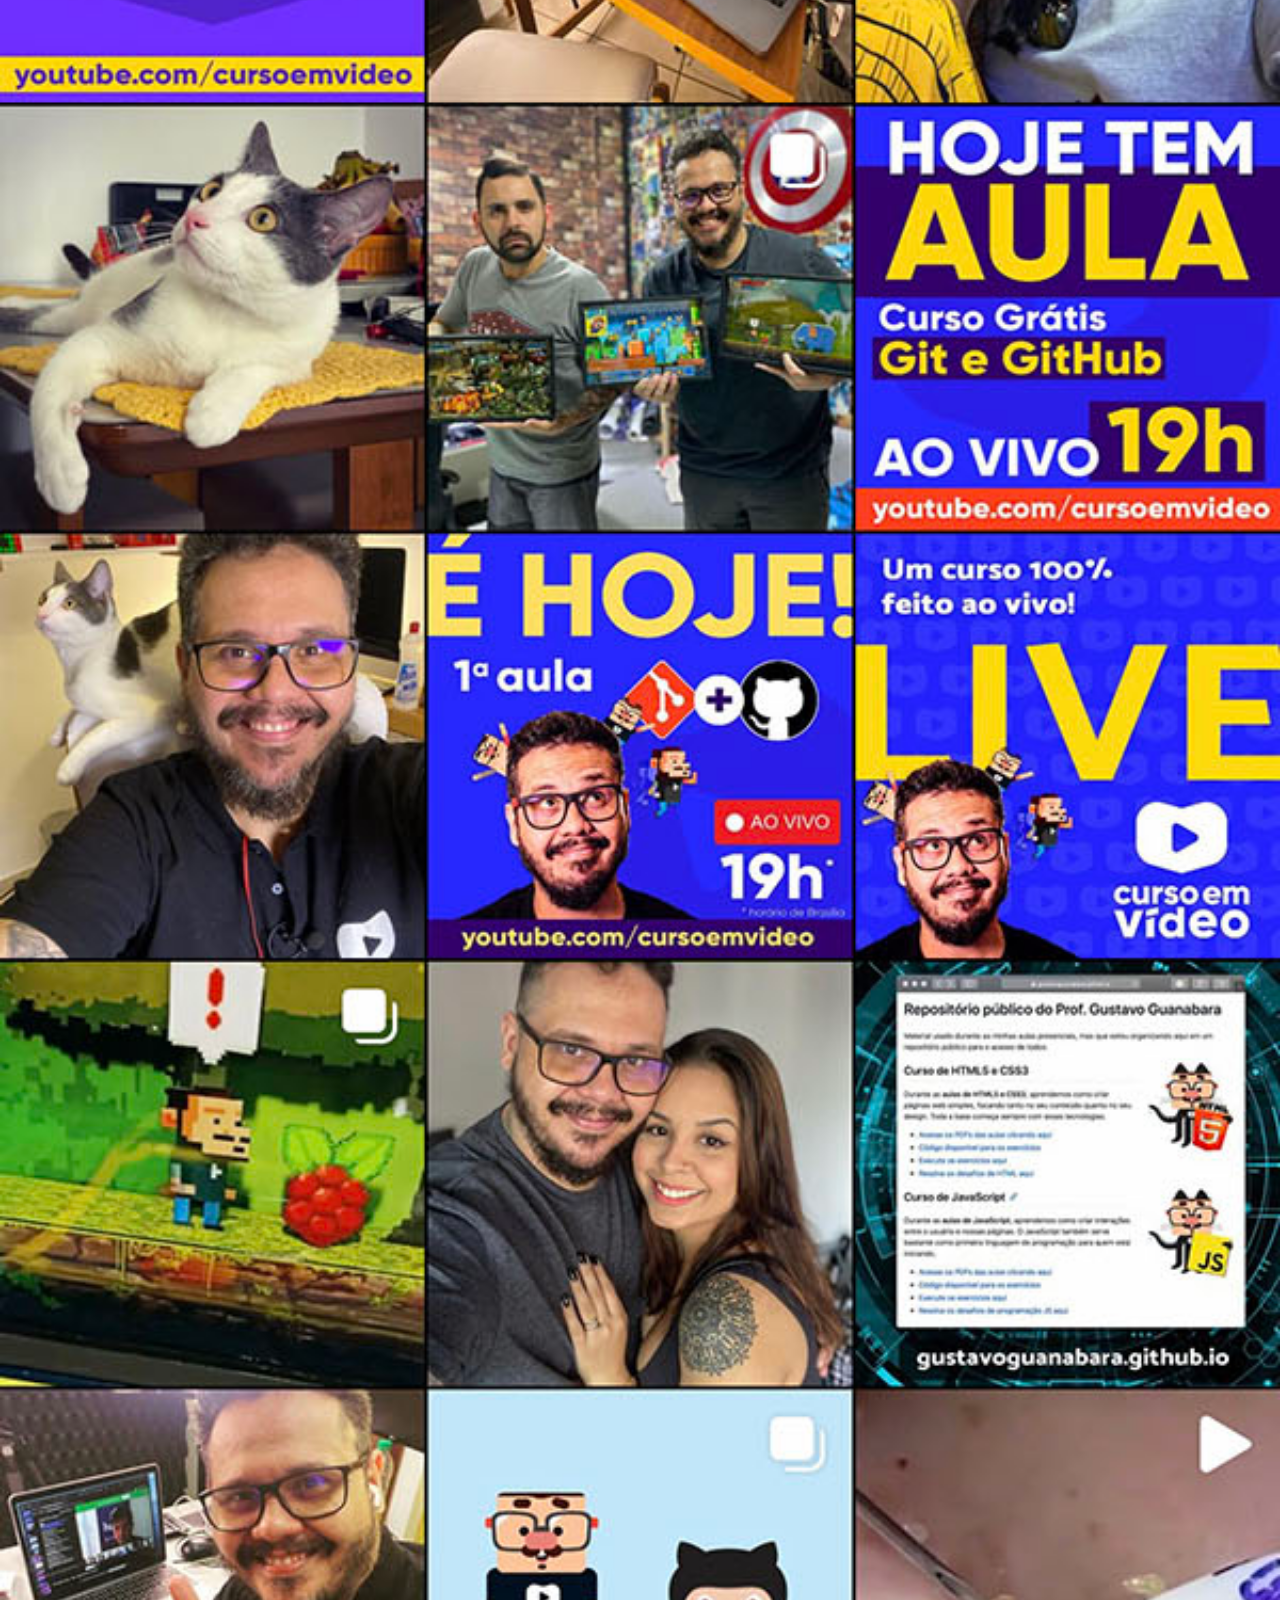
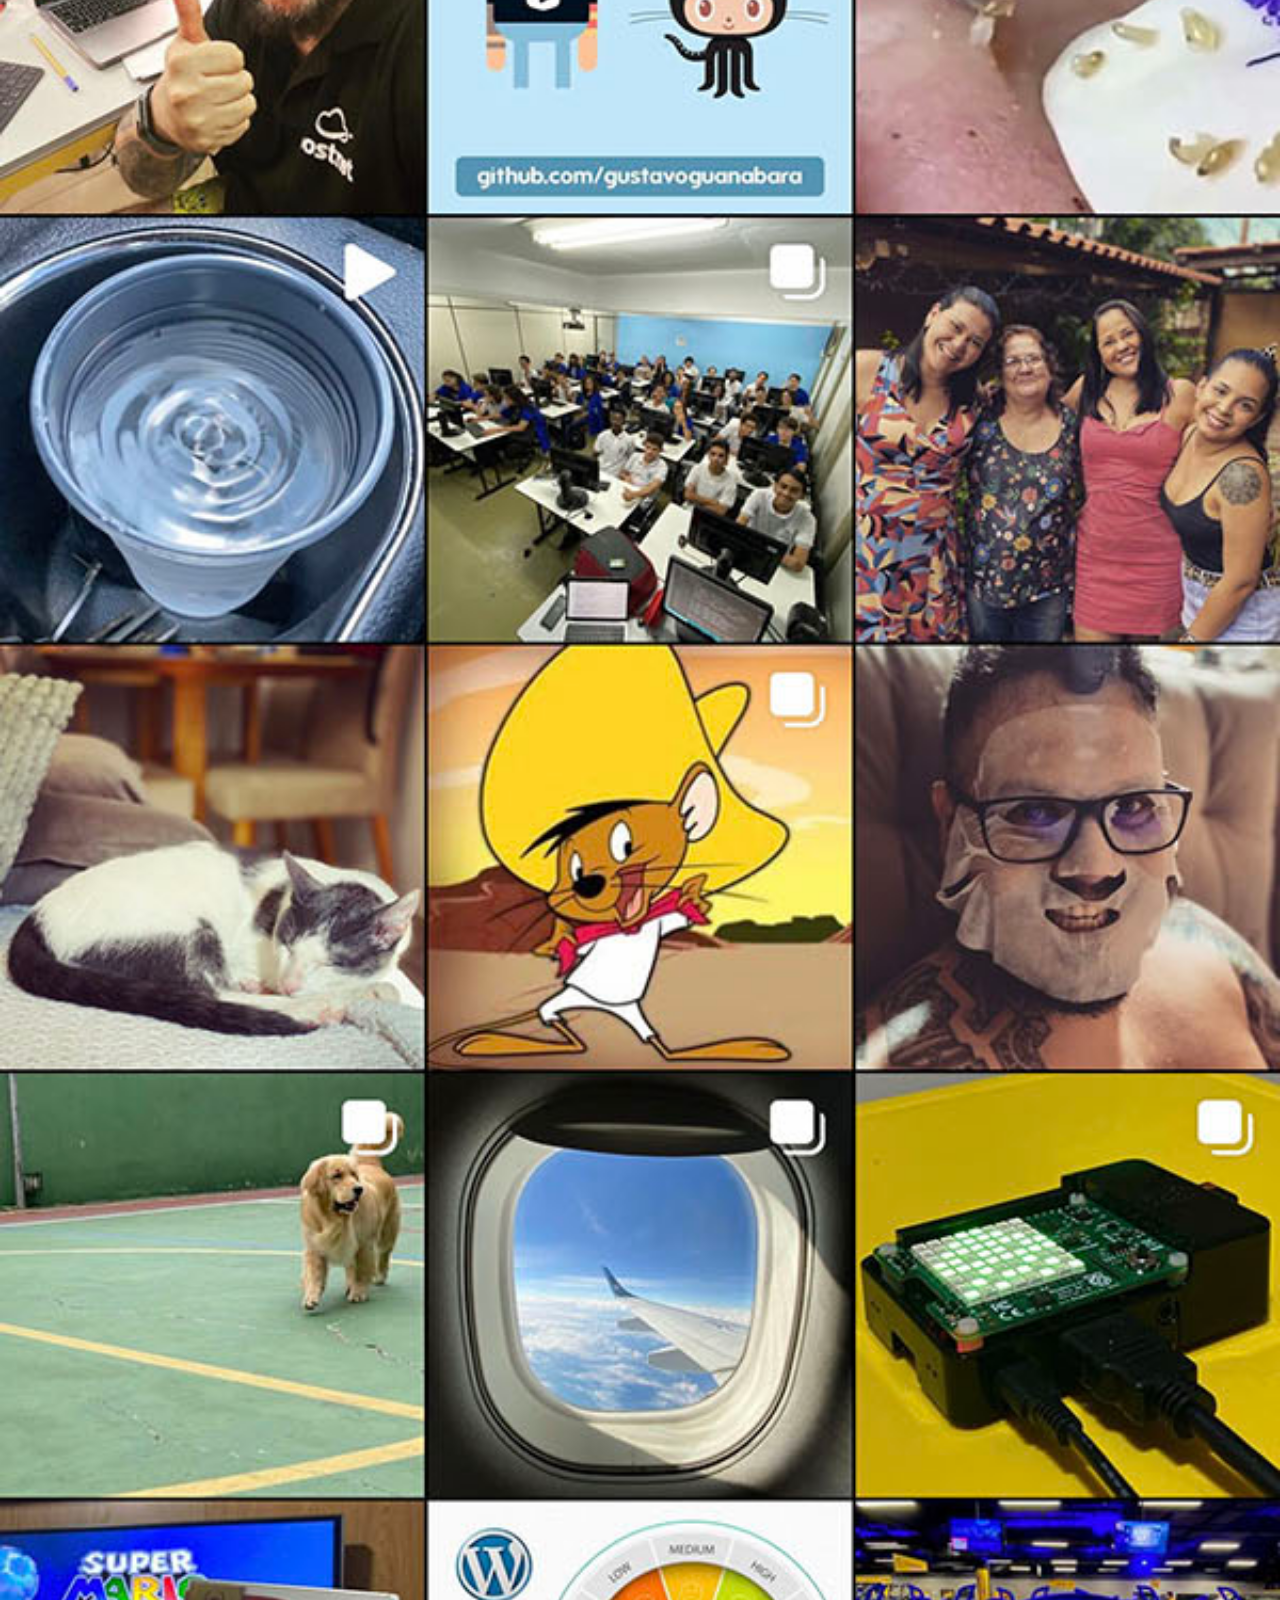
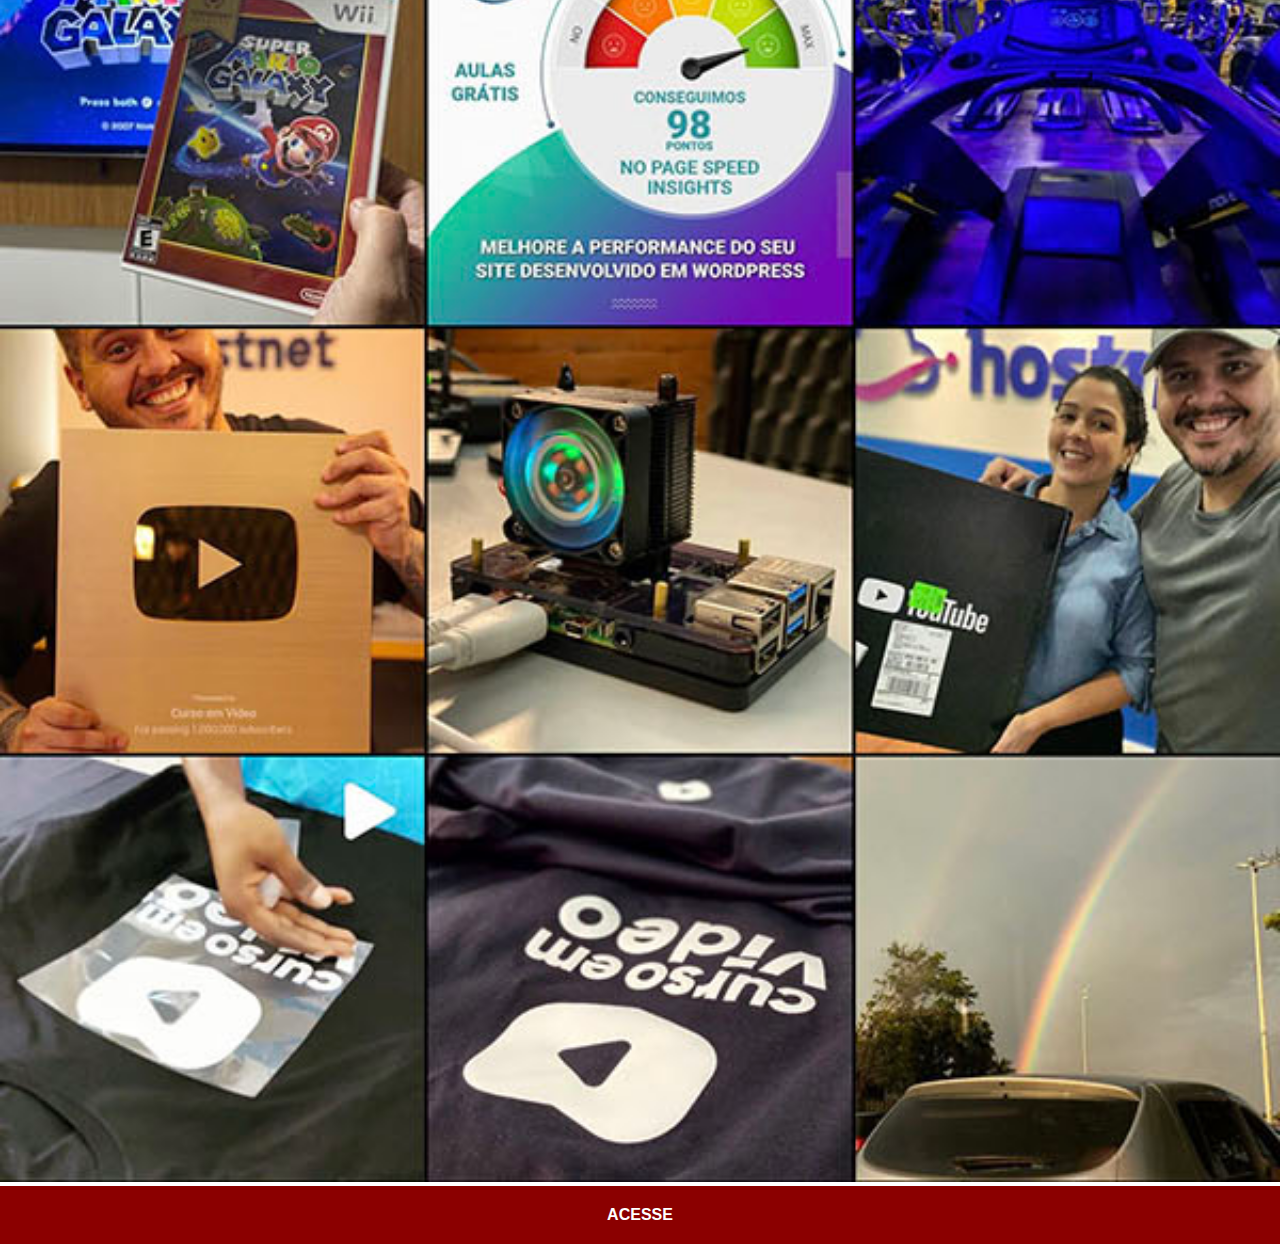
<file: instagram.html>
<!DOCTYPE html>
<html lang="pt-br">
<head>
    <meta charset="UTF-8">
    <meta name="viewport" content="width=device-width, initial-scale=1.0">
    <title>Instagram</title>
    <link rel="stylesheet" href="estilos/social.css">
</head>
<body>
    <img src="pacote-d013/imagens/tela-instagram.jpg" alt="Instagram">
    <a href="https://www.instagram.com/cursoemvideo/" target="_blank">ACESSE</a>
    
</body>
</html>
</file>
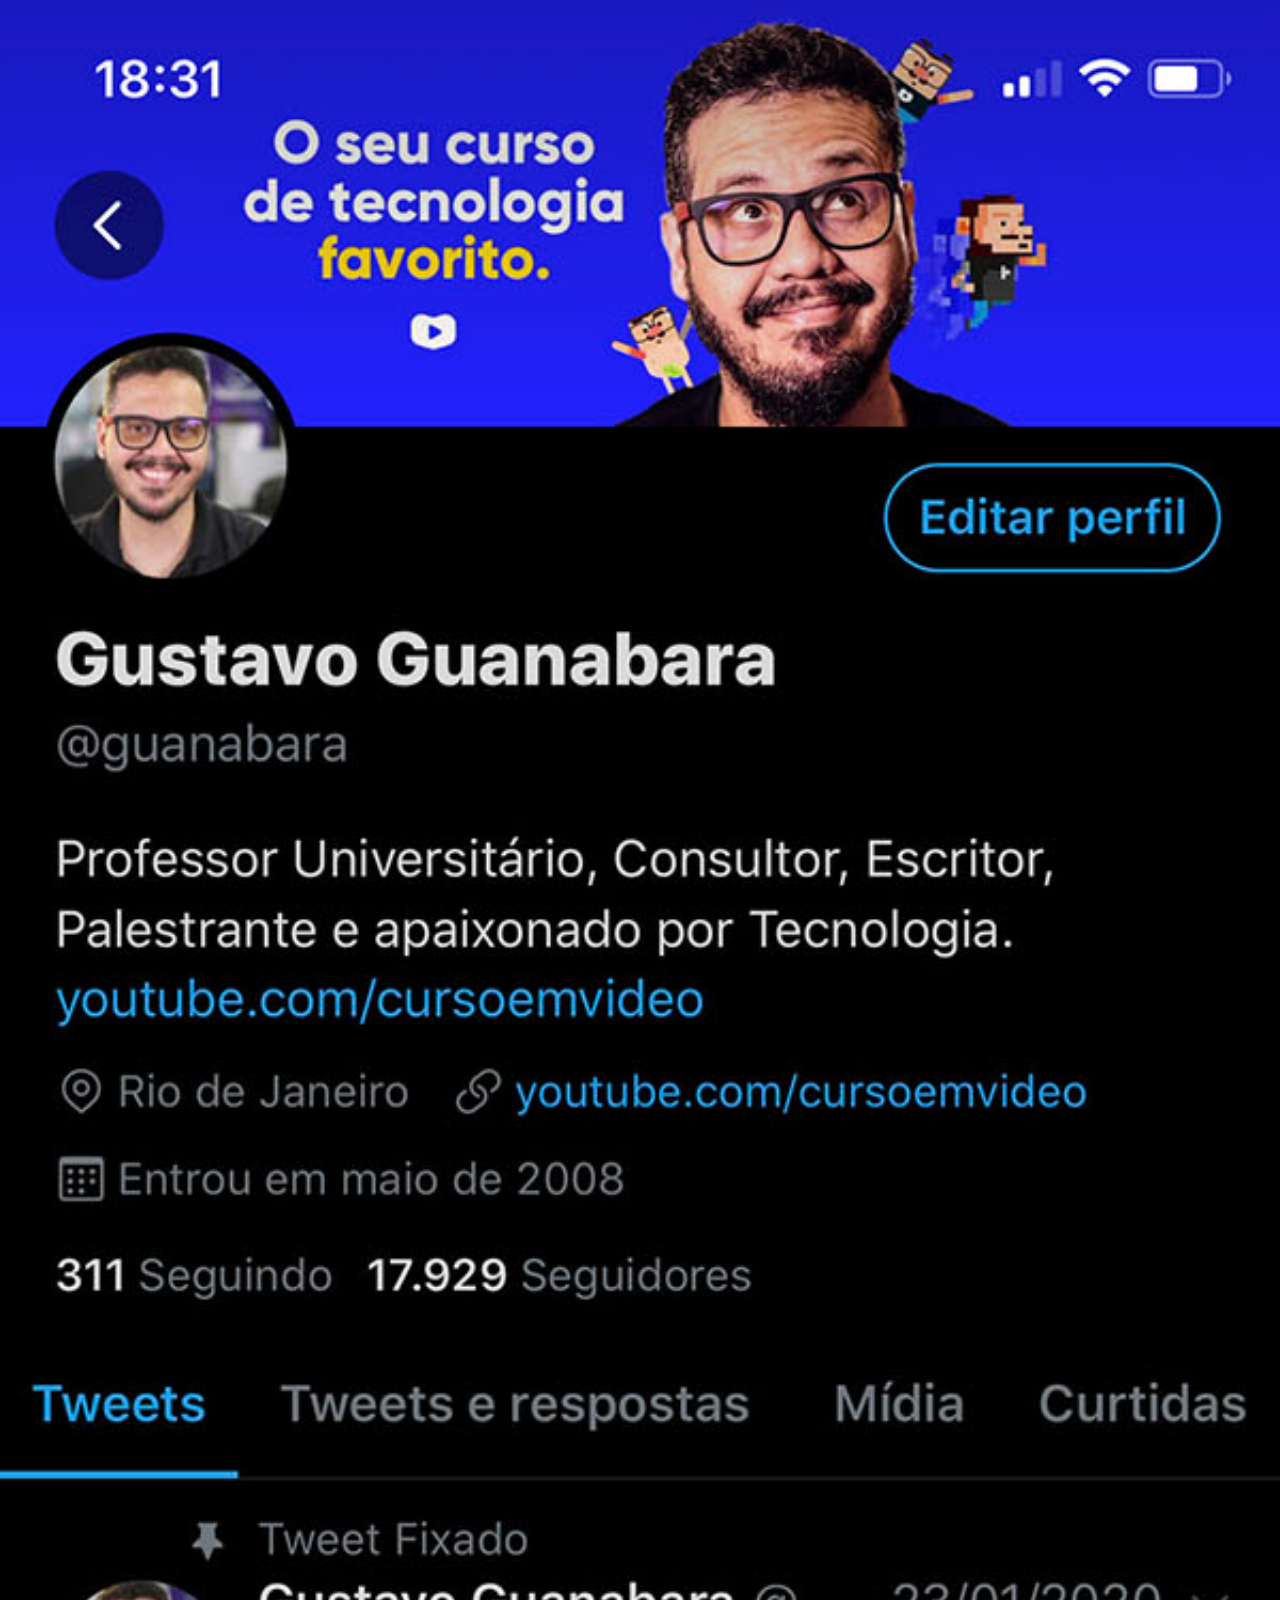
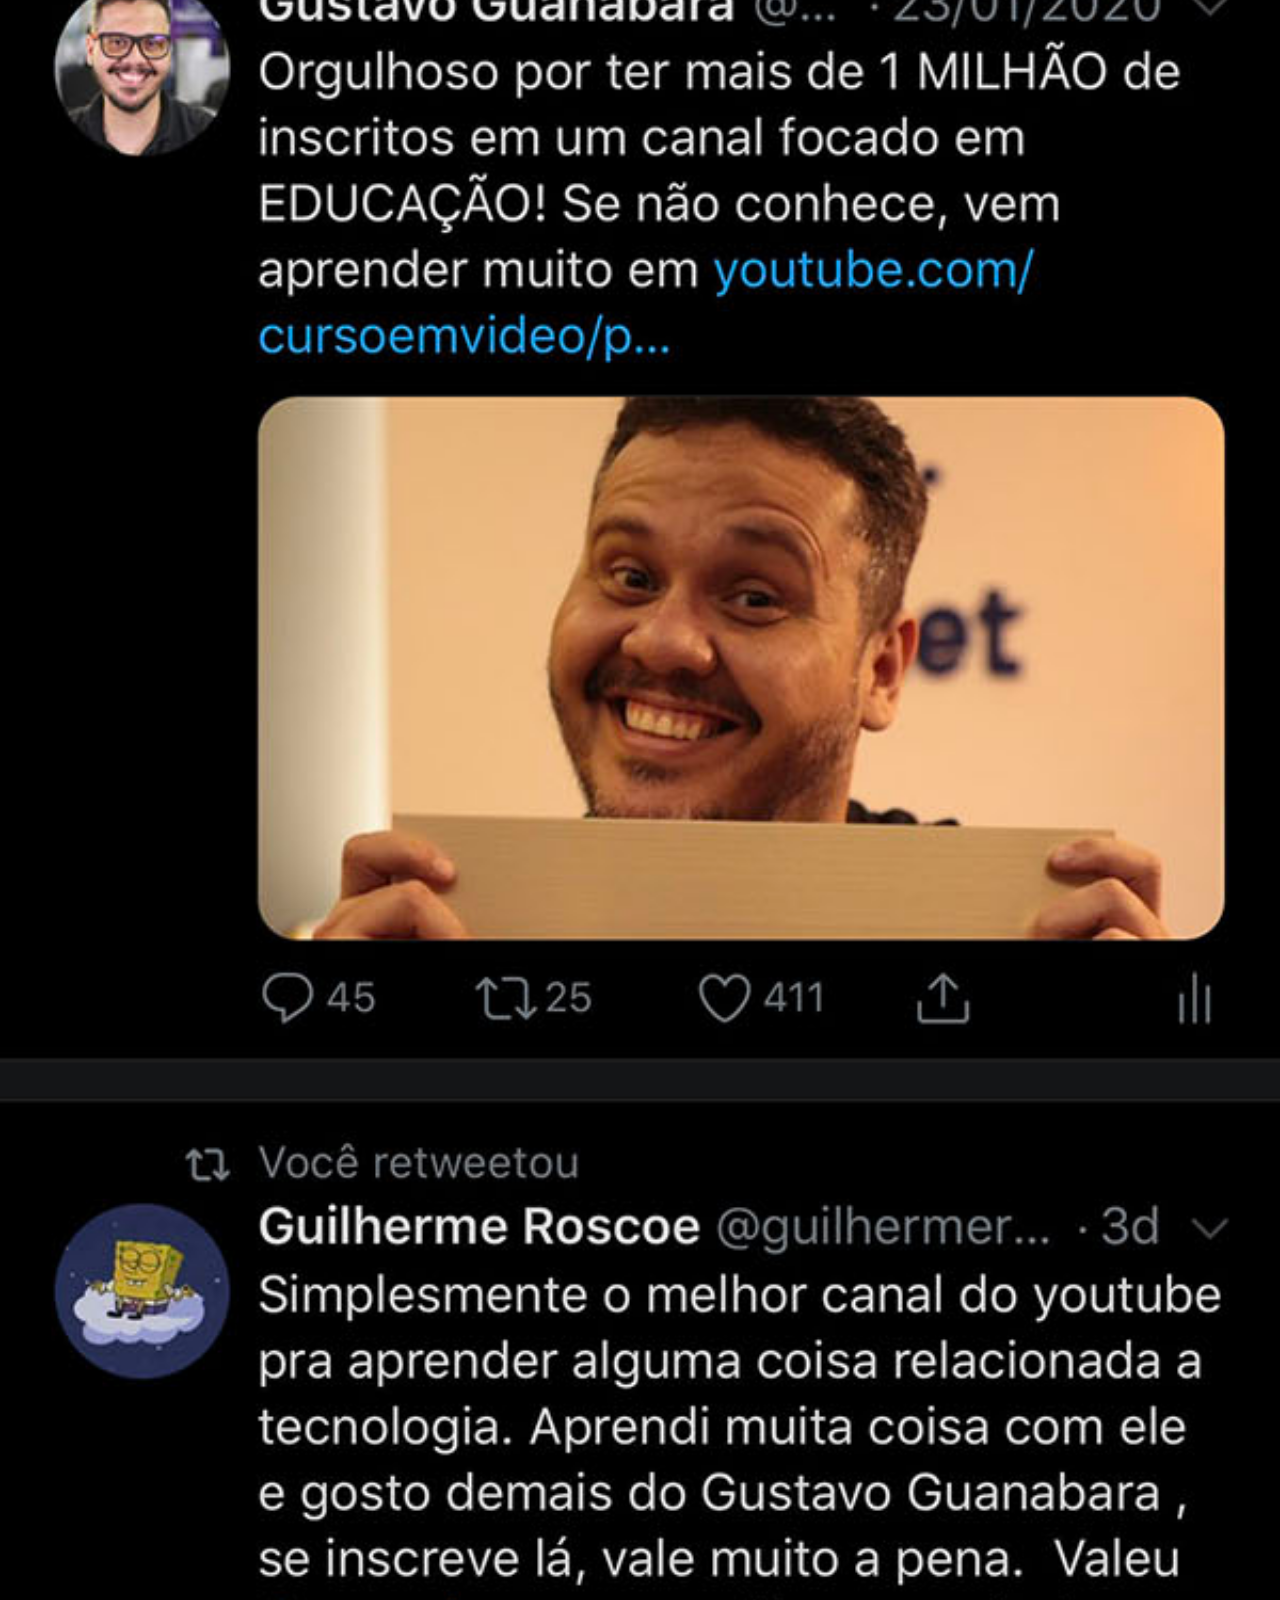
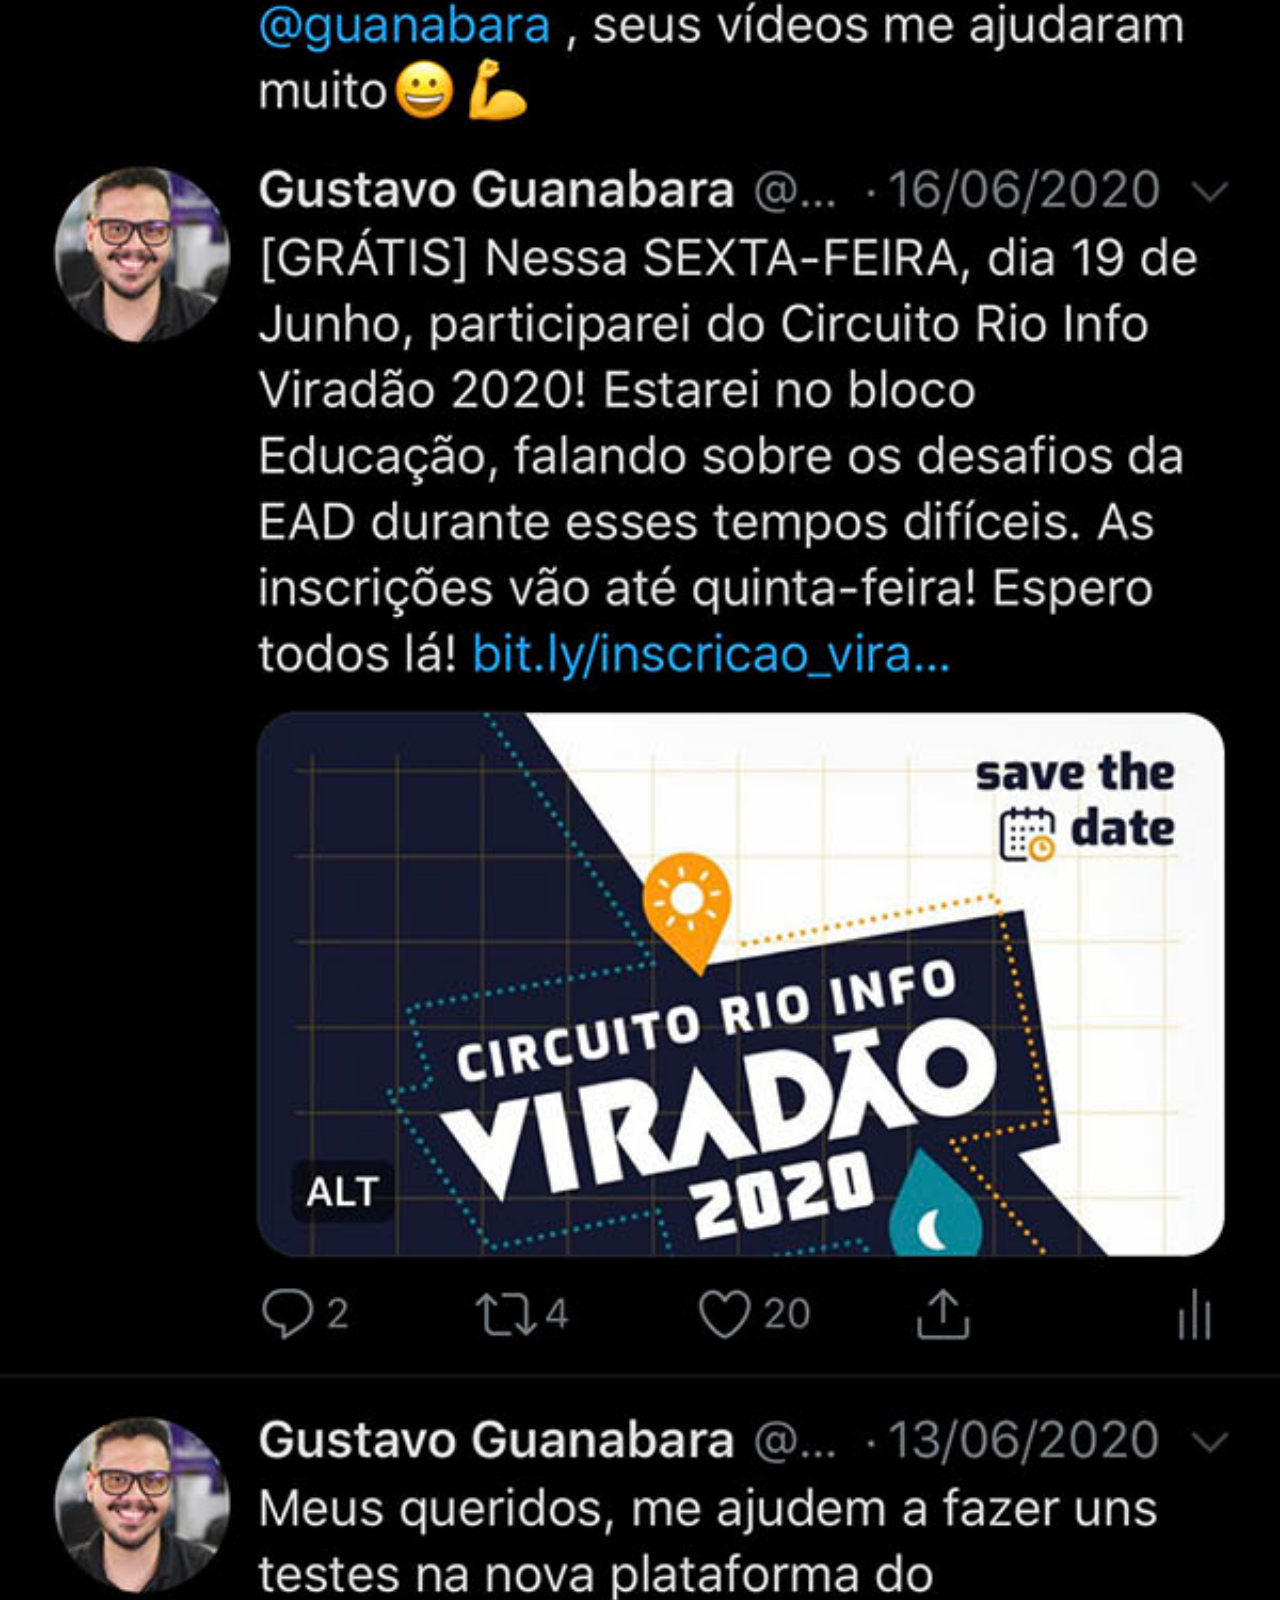
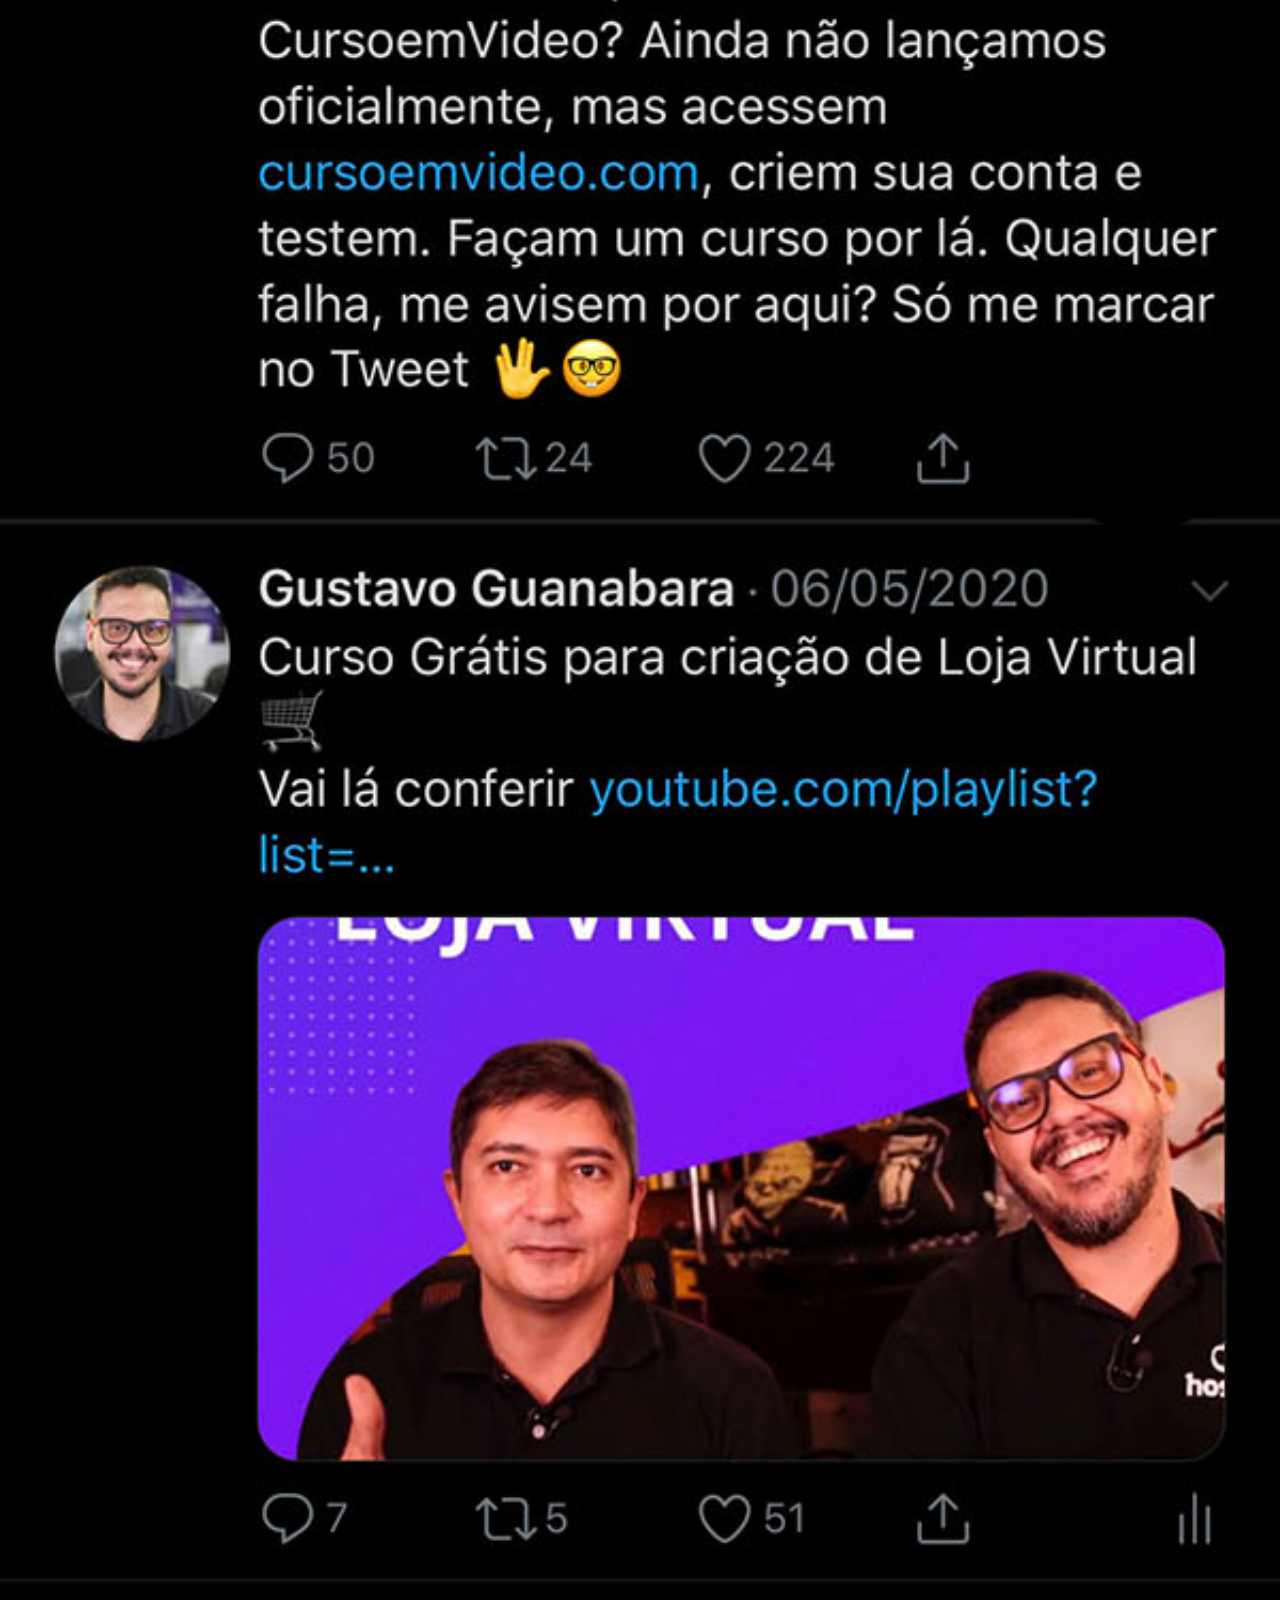
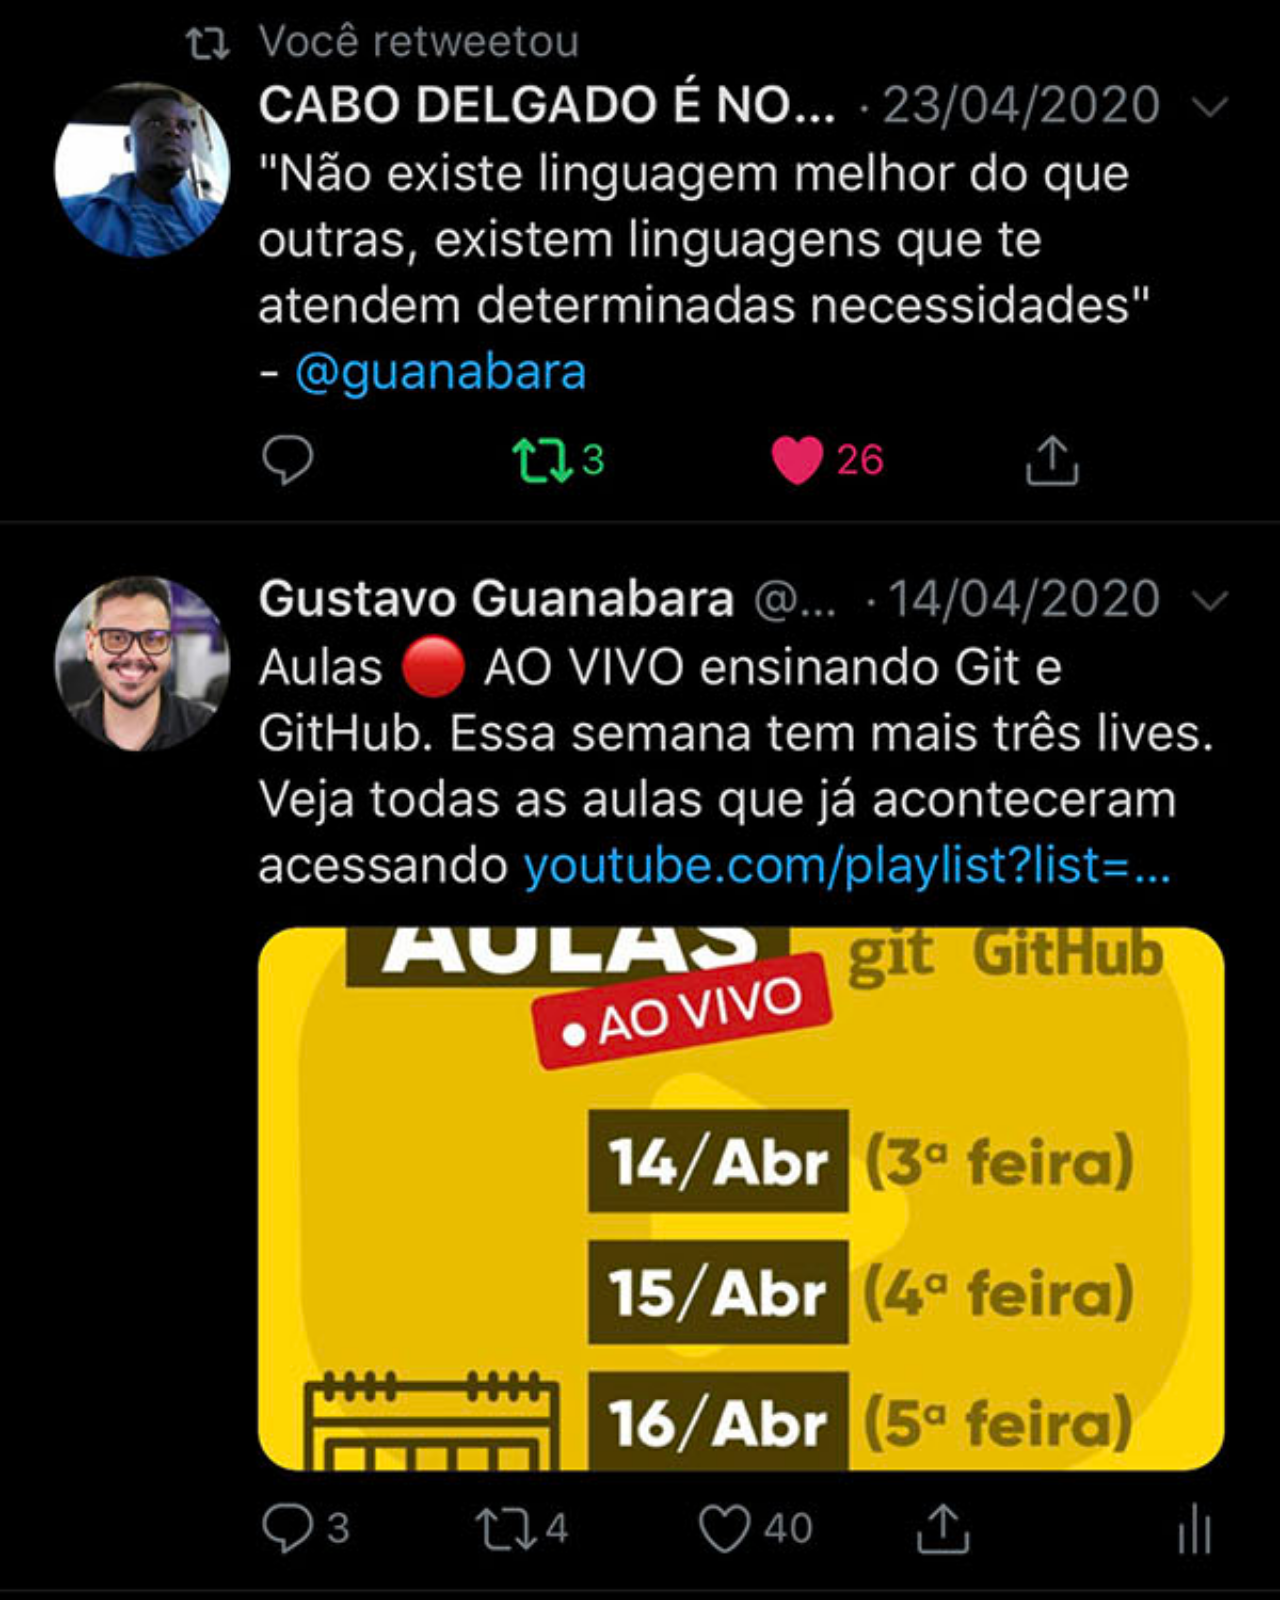
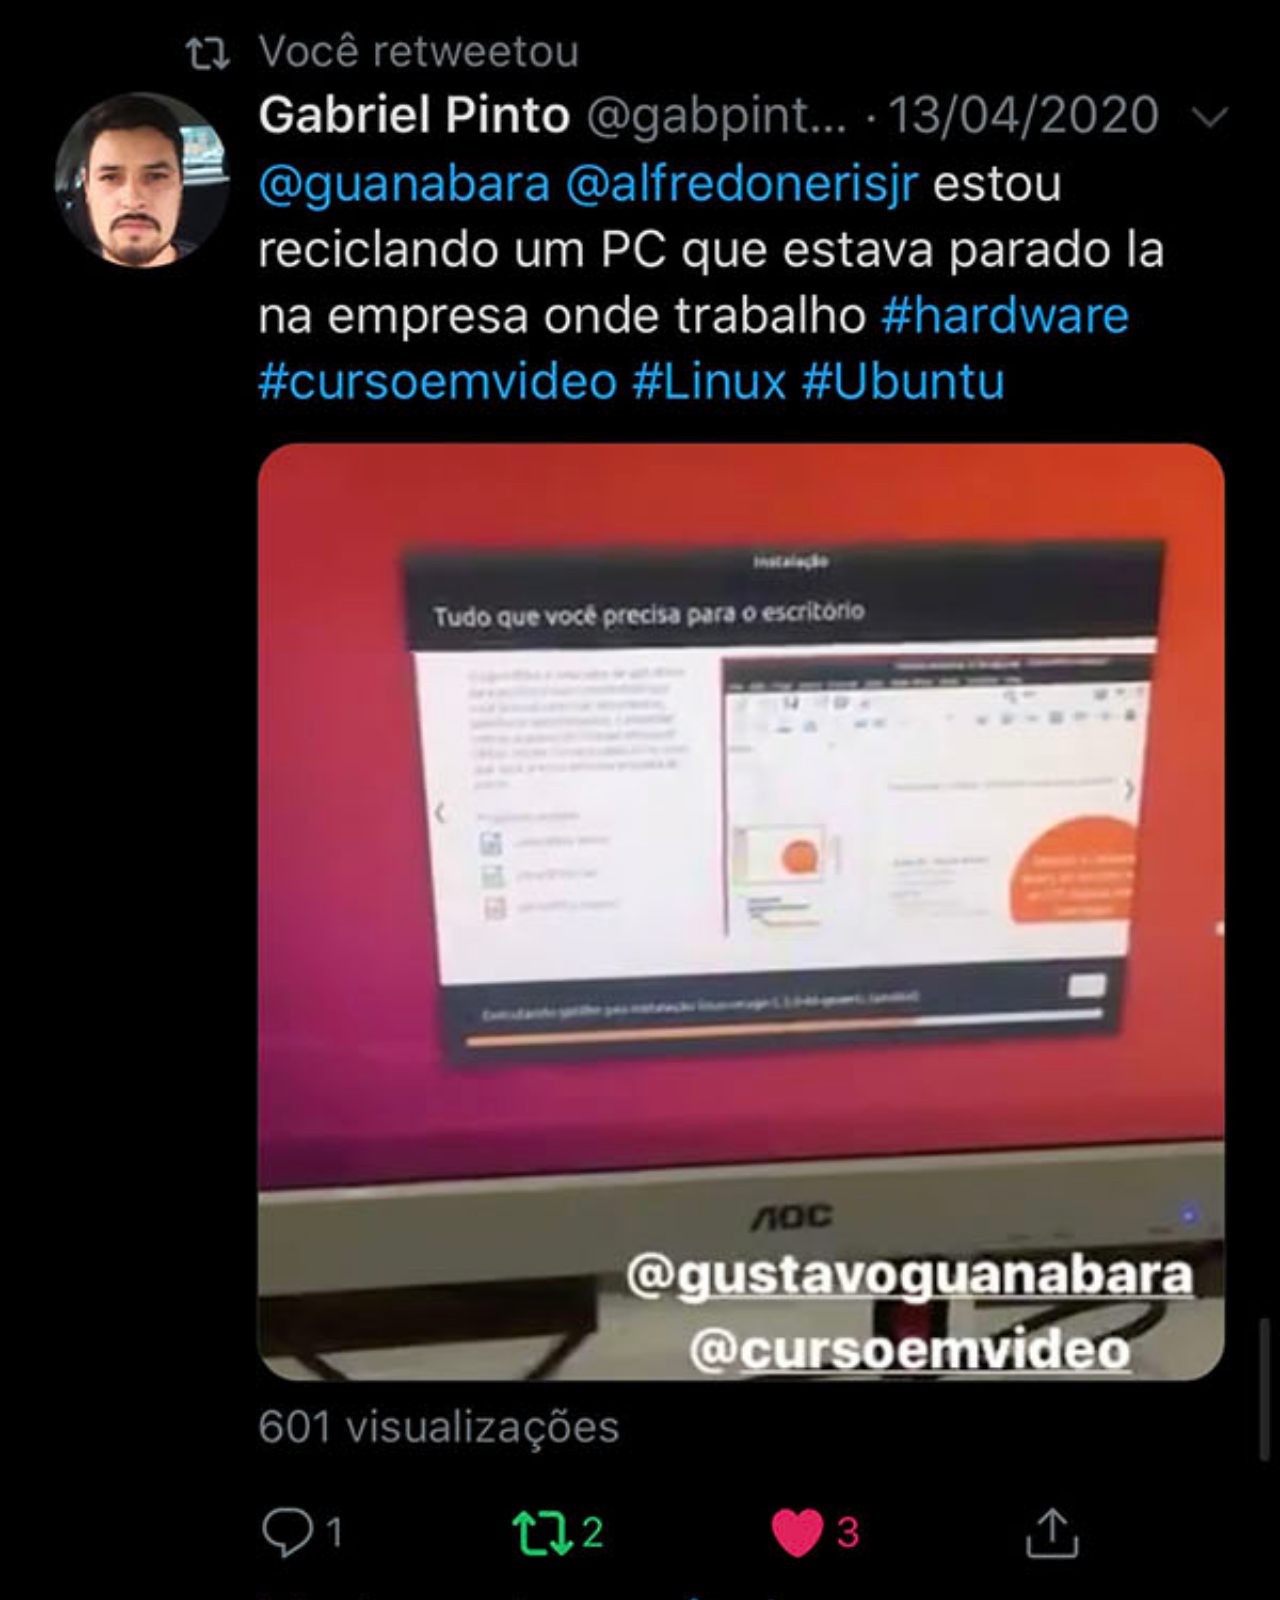
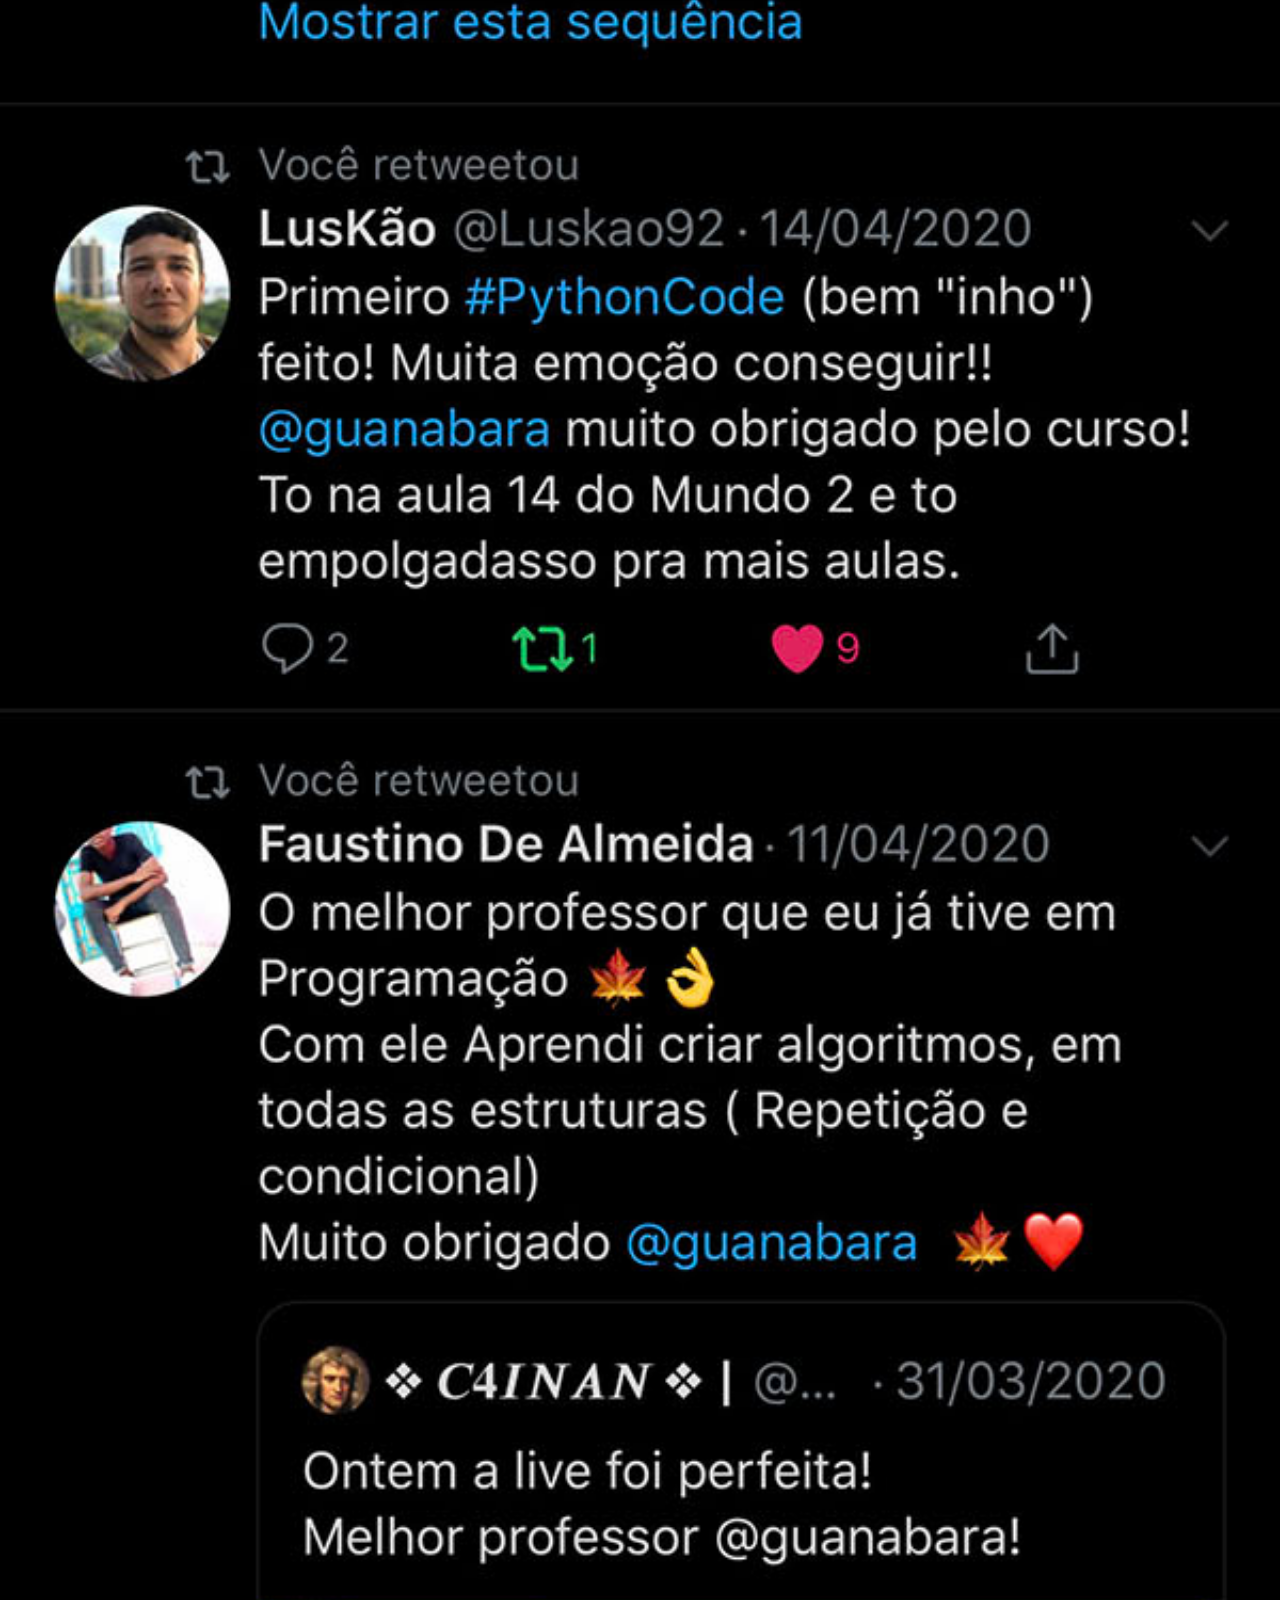
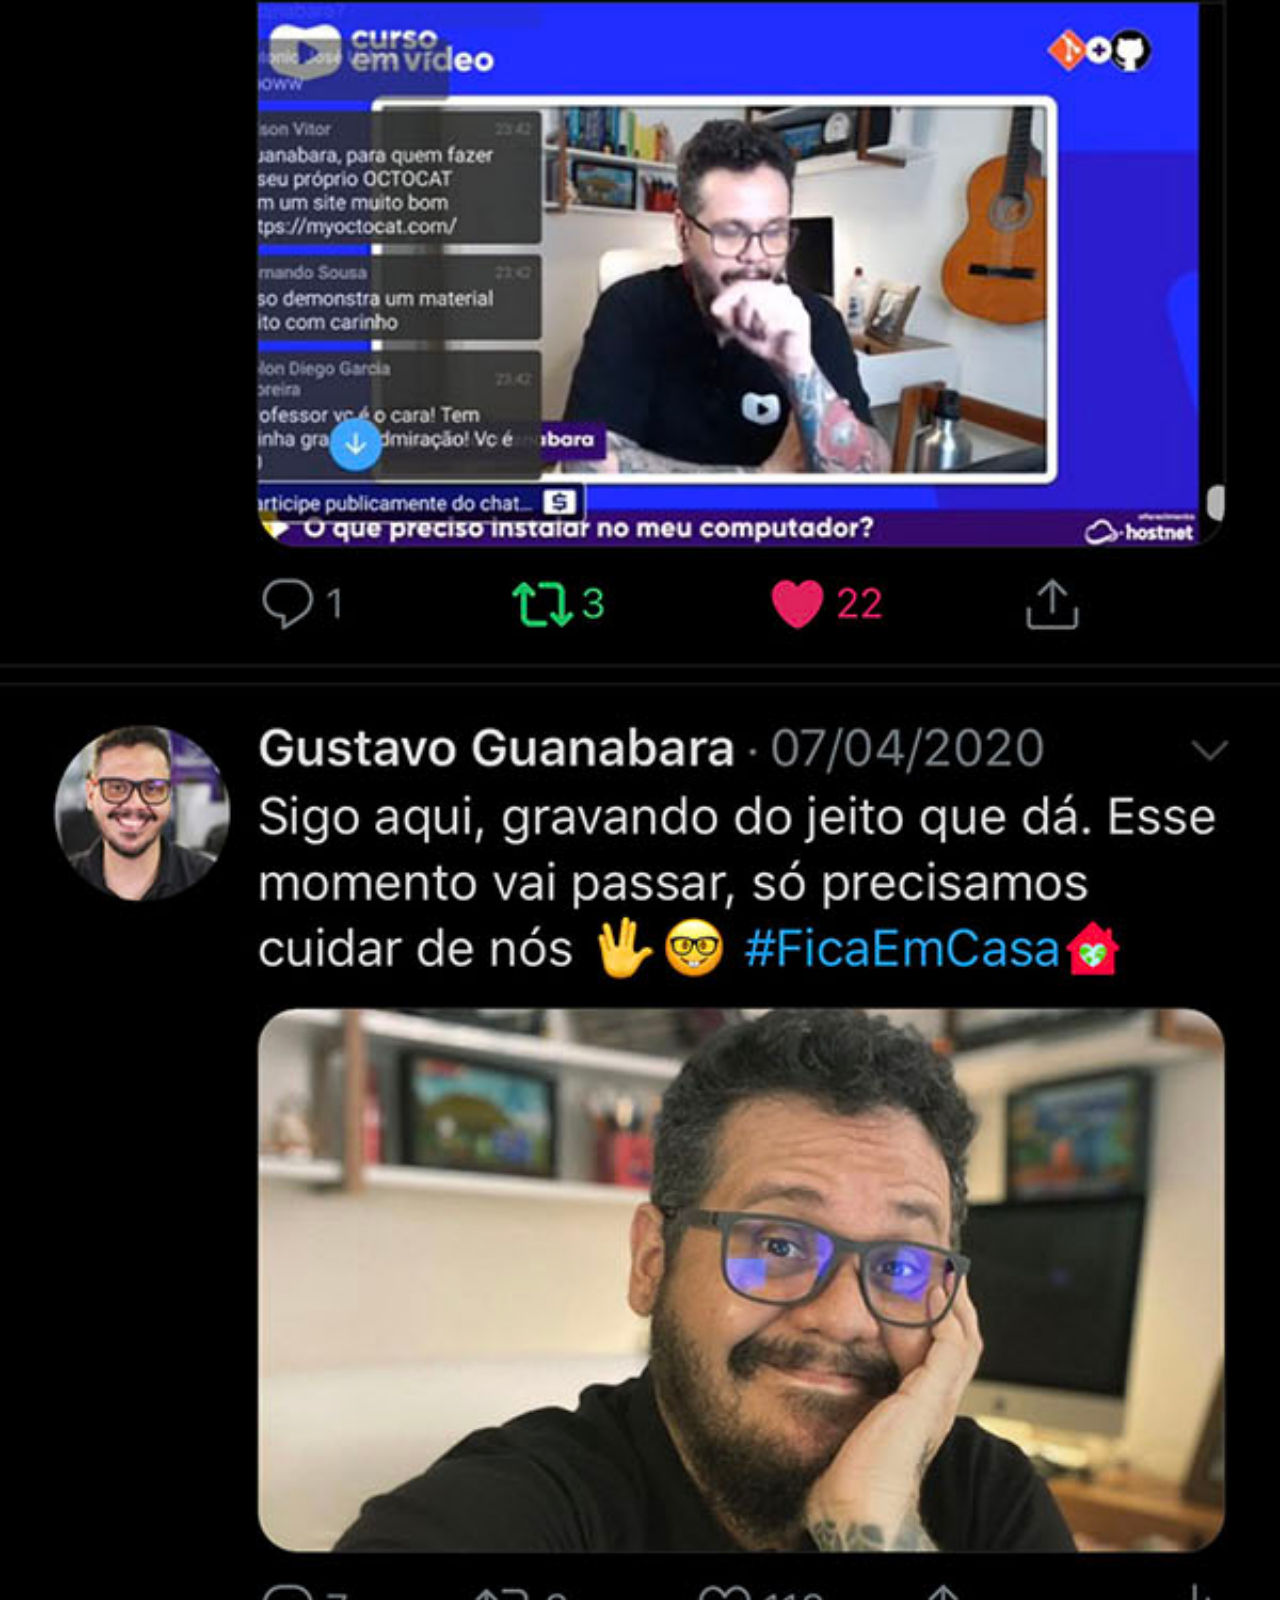
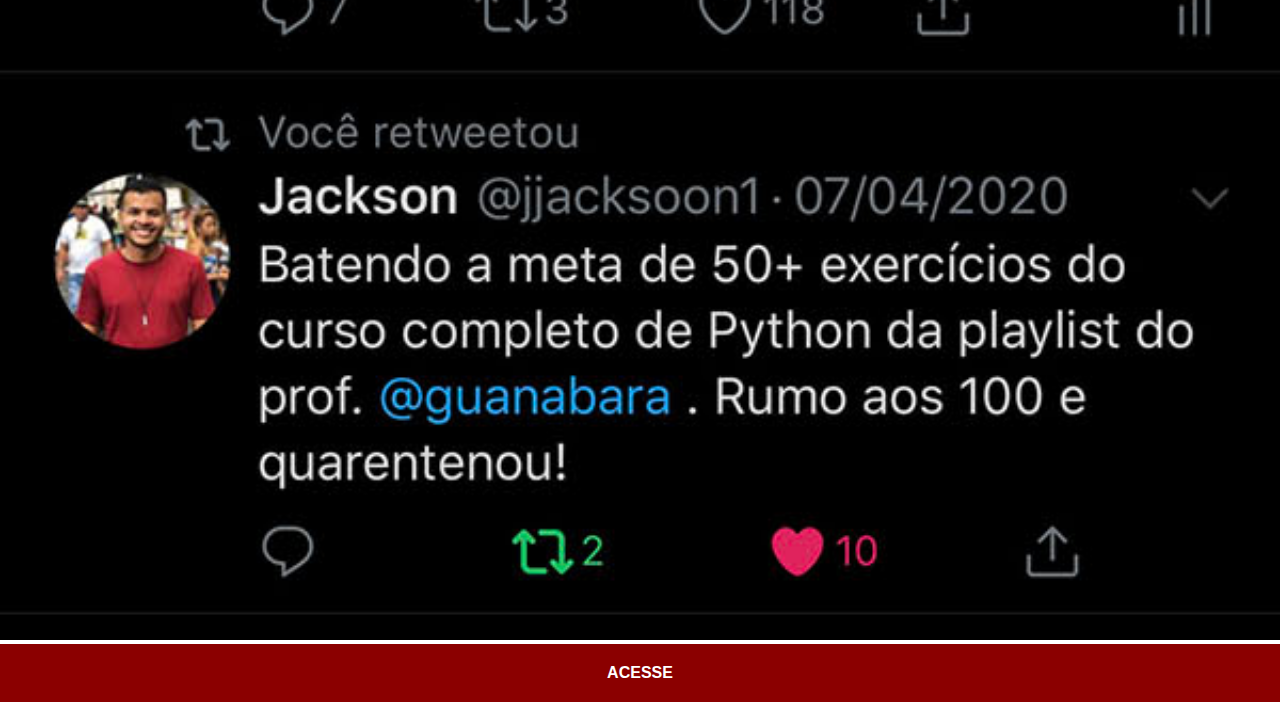
<file: twitter.html>
<!DOCTYPE html>
<html lang="pt-br">
<head>
    <meta charset="UTF-8">
    <meta name="viewport" content="width=device-width, initial-scale=1.0">
    <title>Twitter</title>
    <link rel="stylesheet" href="estilos/social.css">
</head>
<body>
    <img src="pacote-d013/imagens/tela-twitter.jpg" alt="Twitter">
    <a href="https://twitter.com/guanabara" target="_blank">ACESSE</a>
    
</body>
</html>
</file>
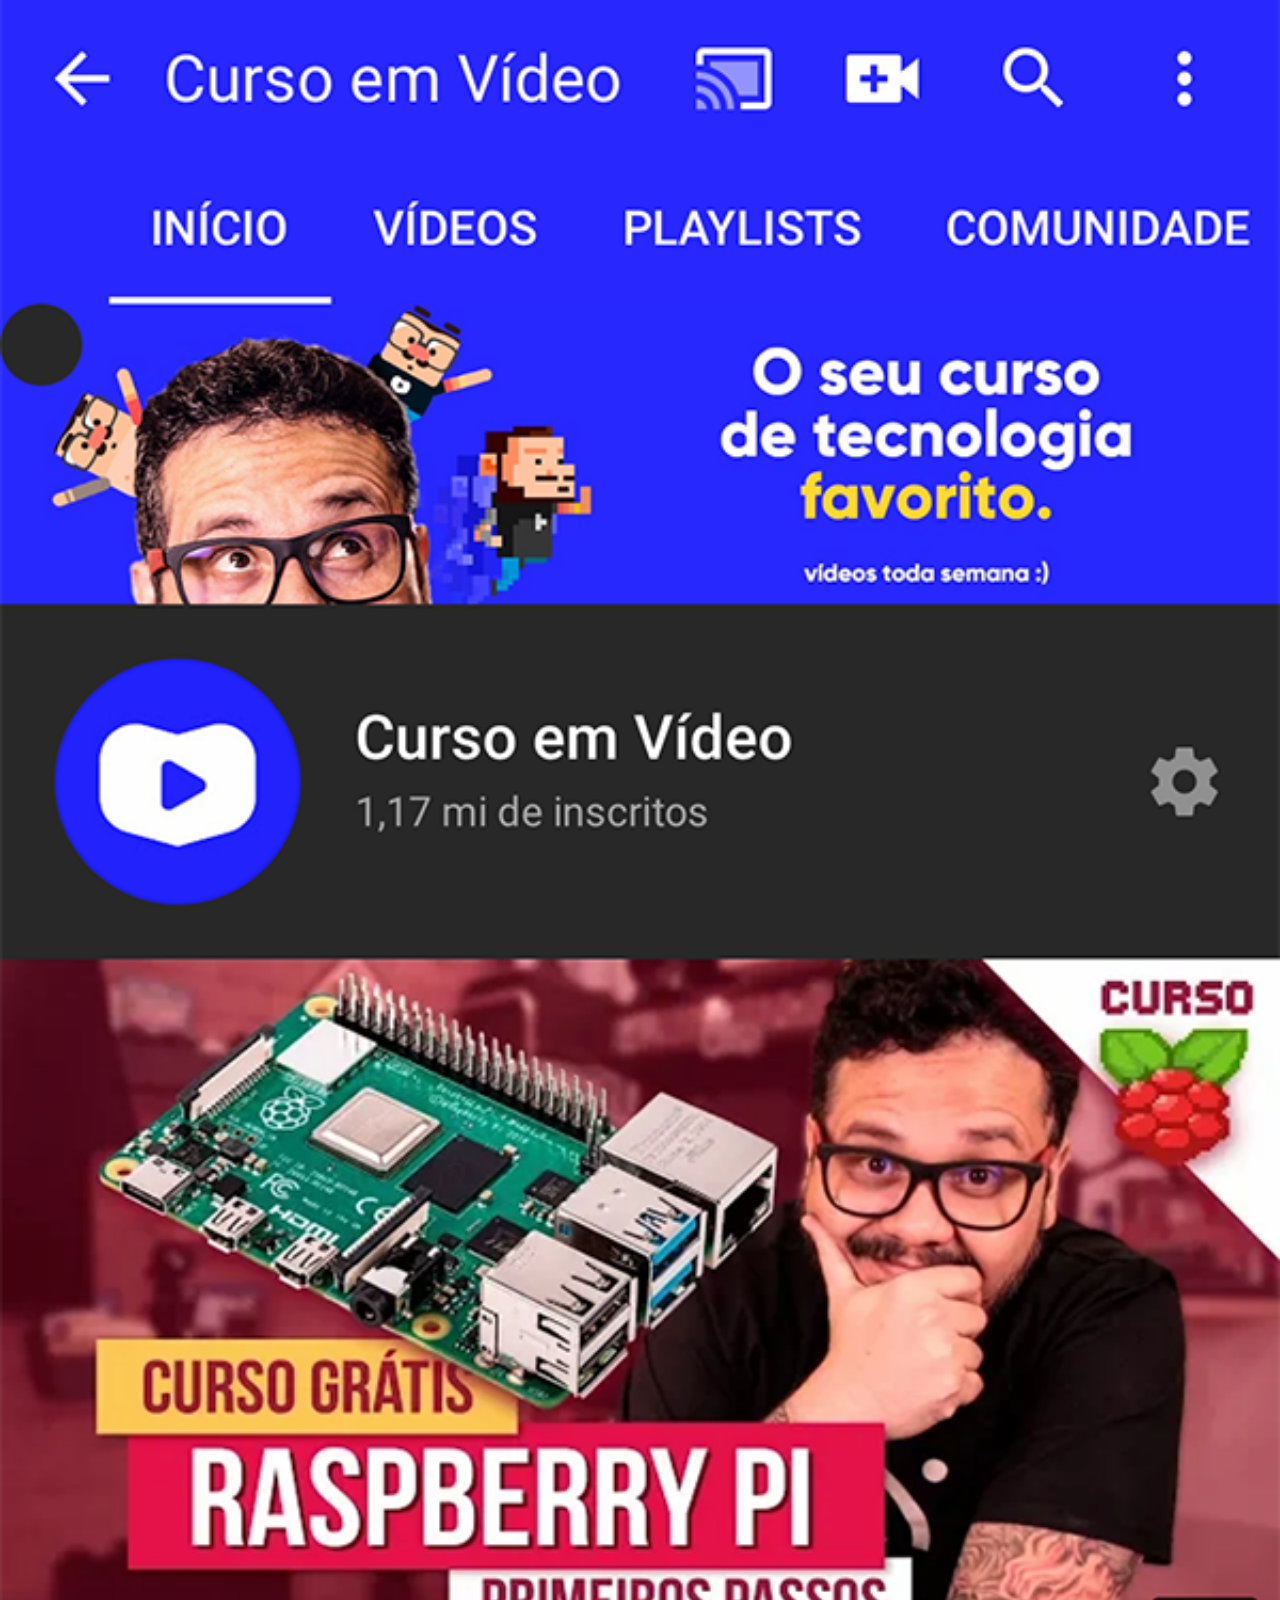
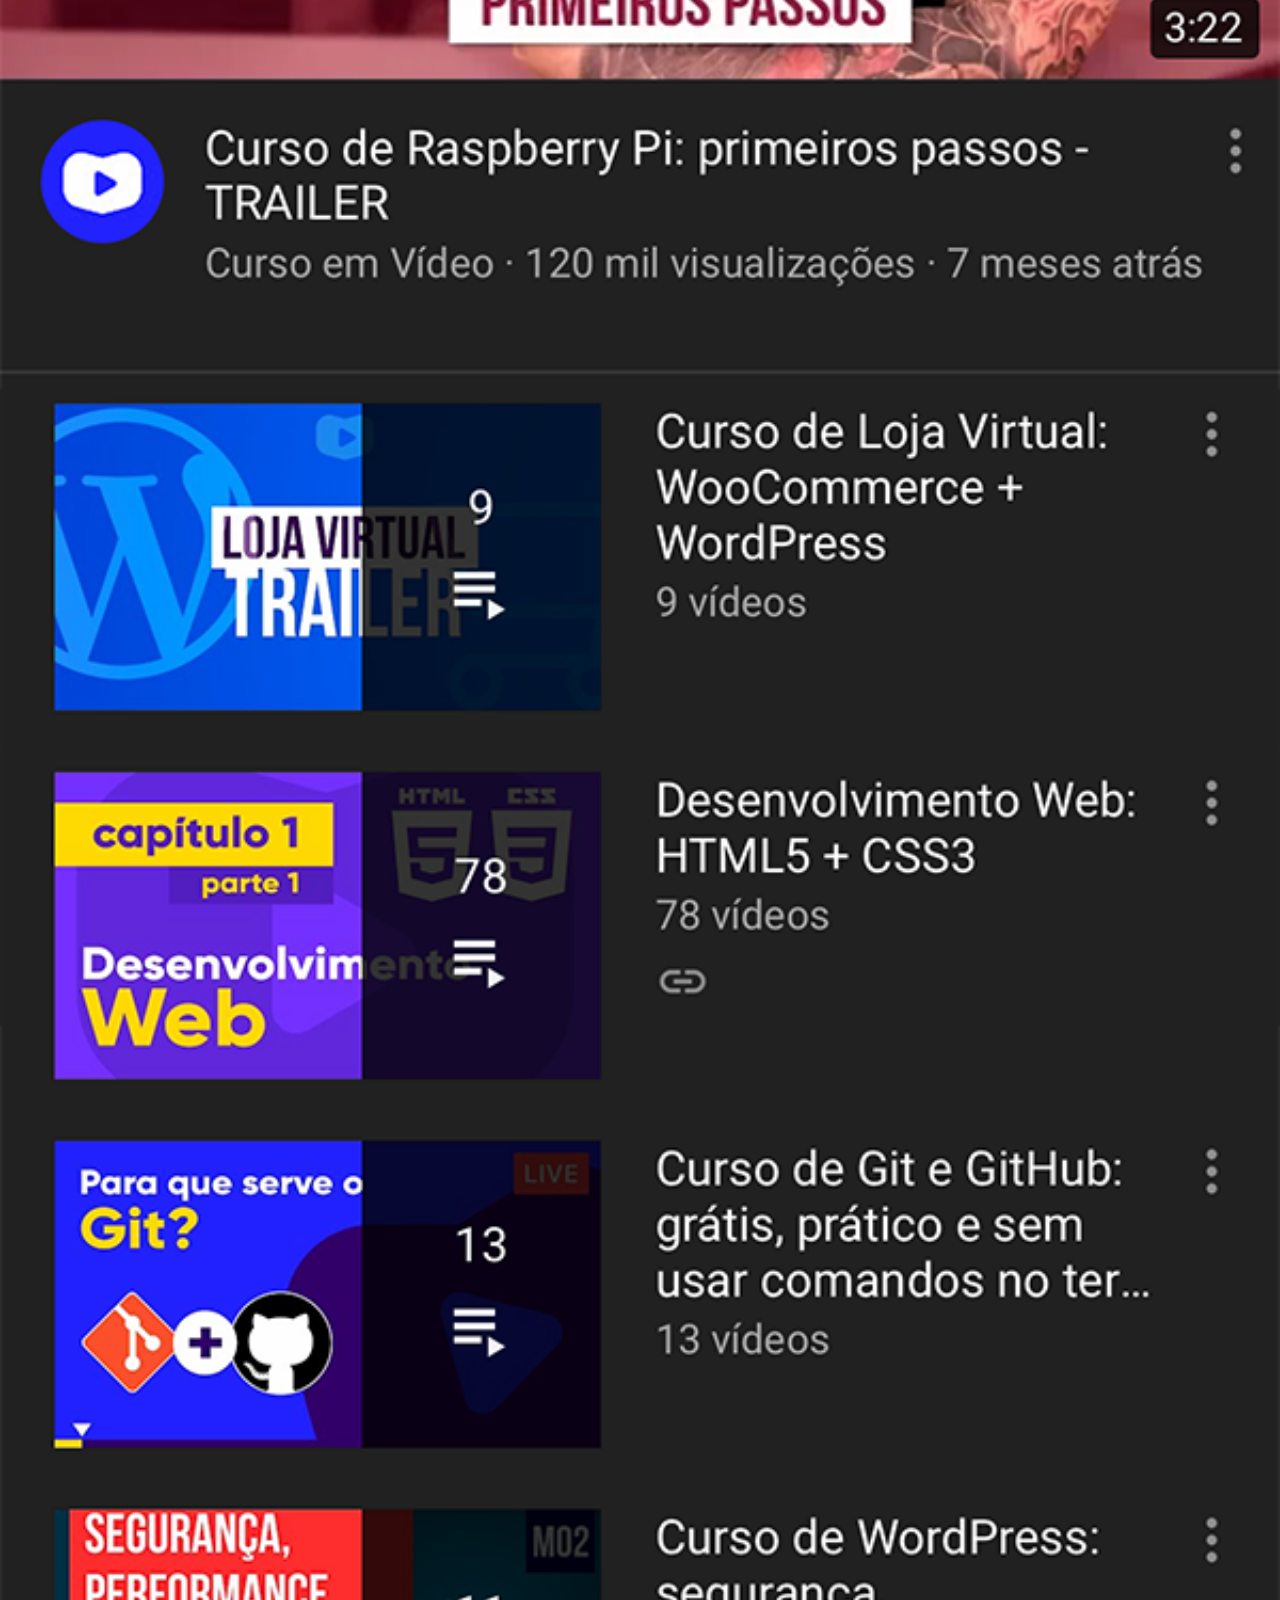
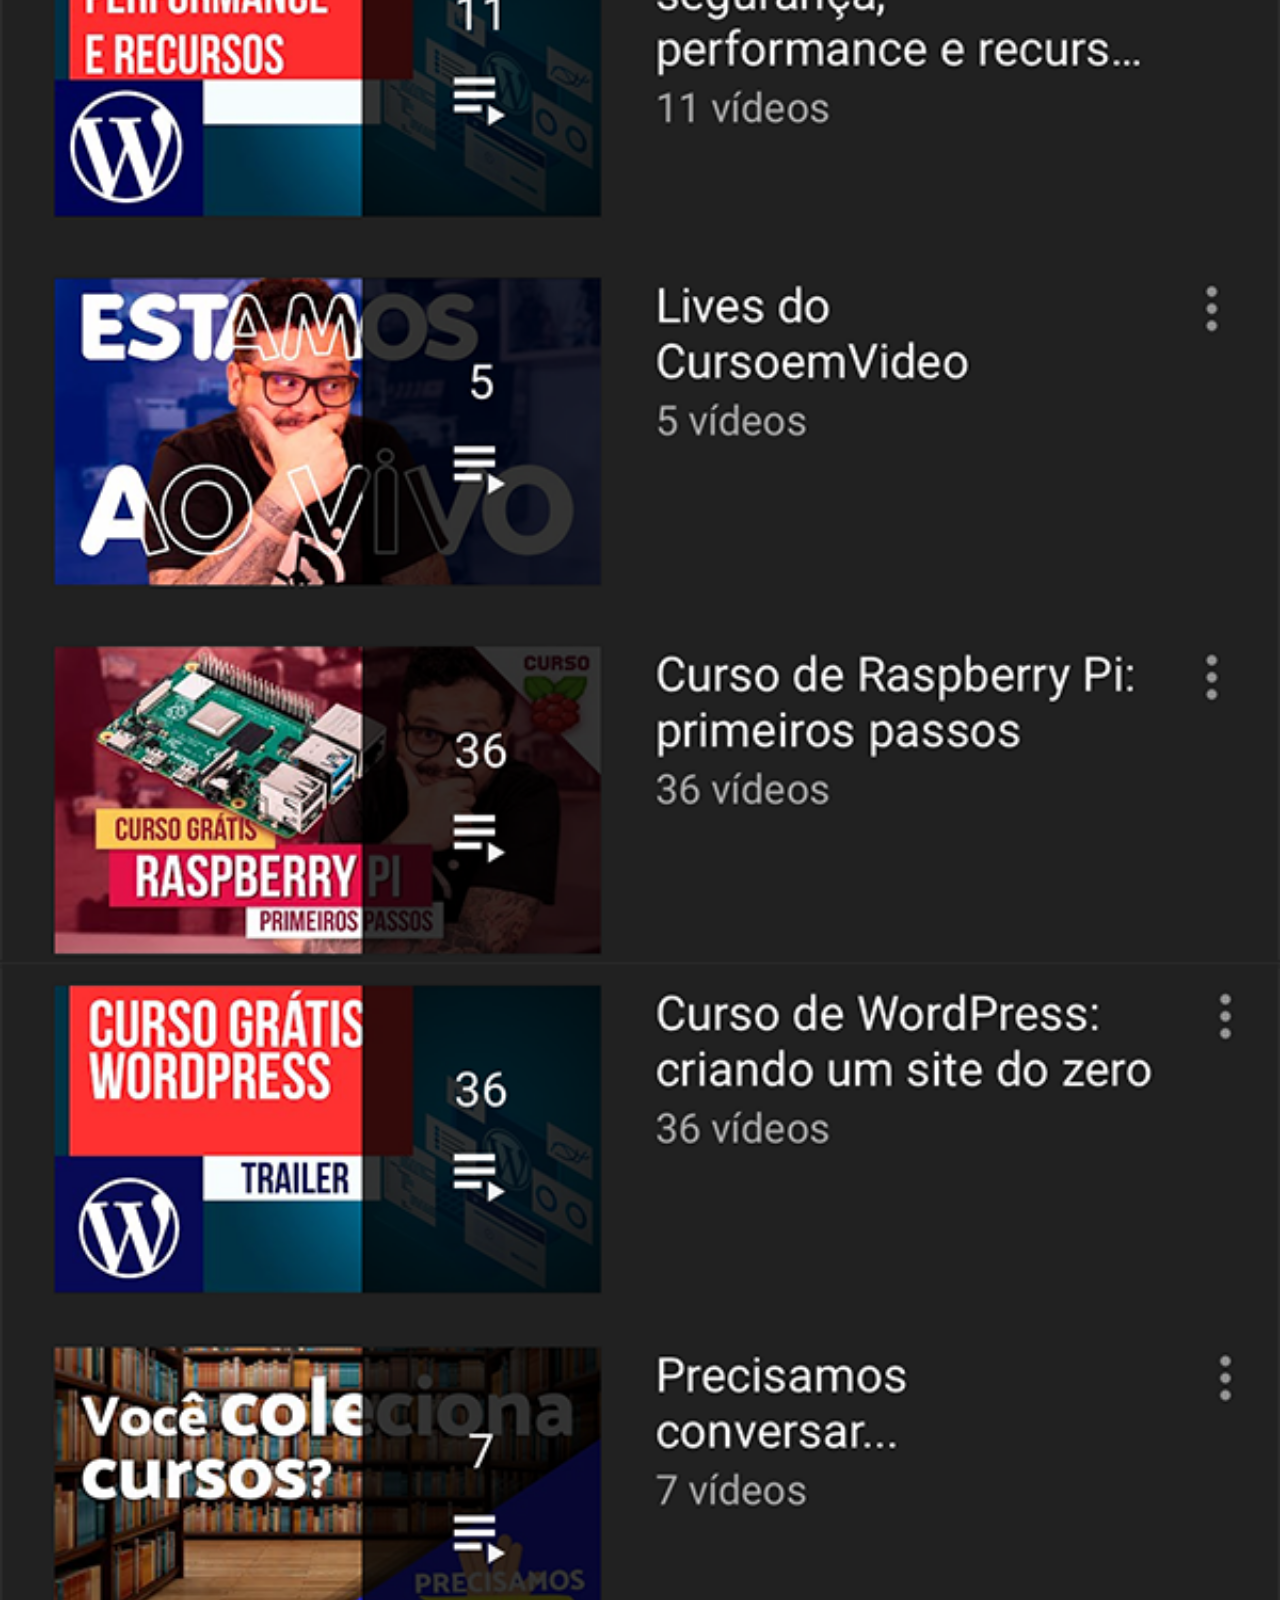
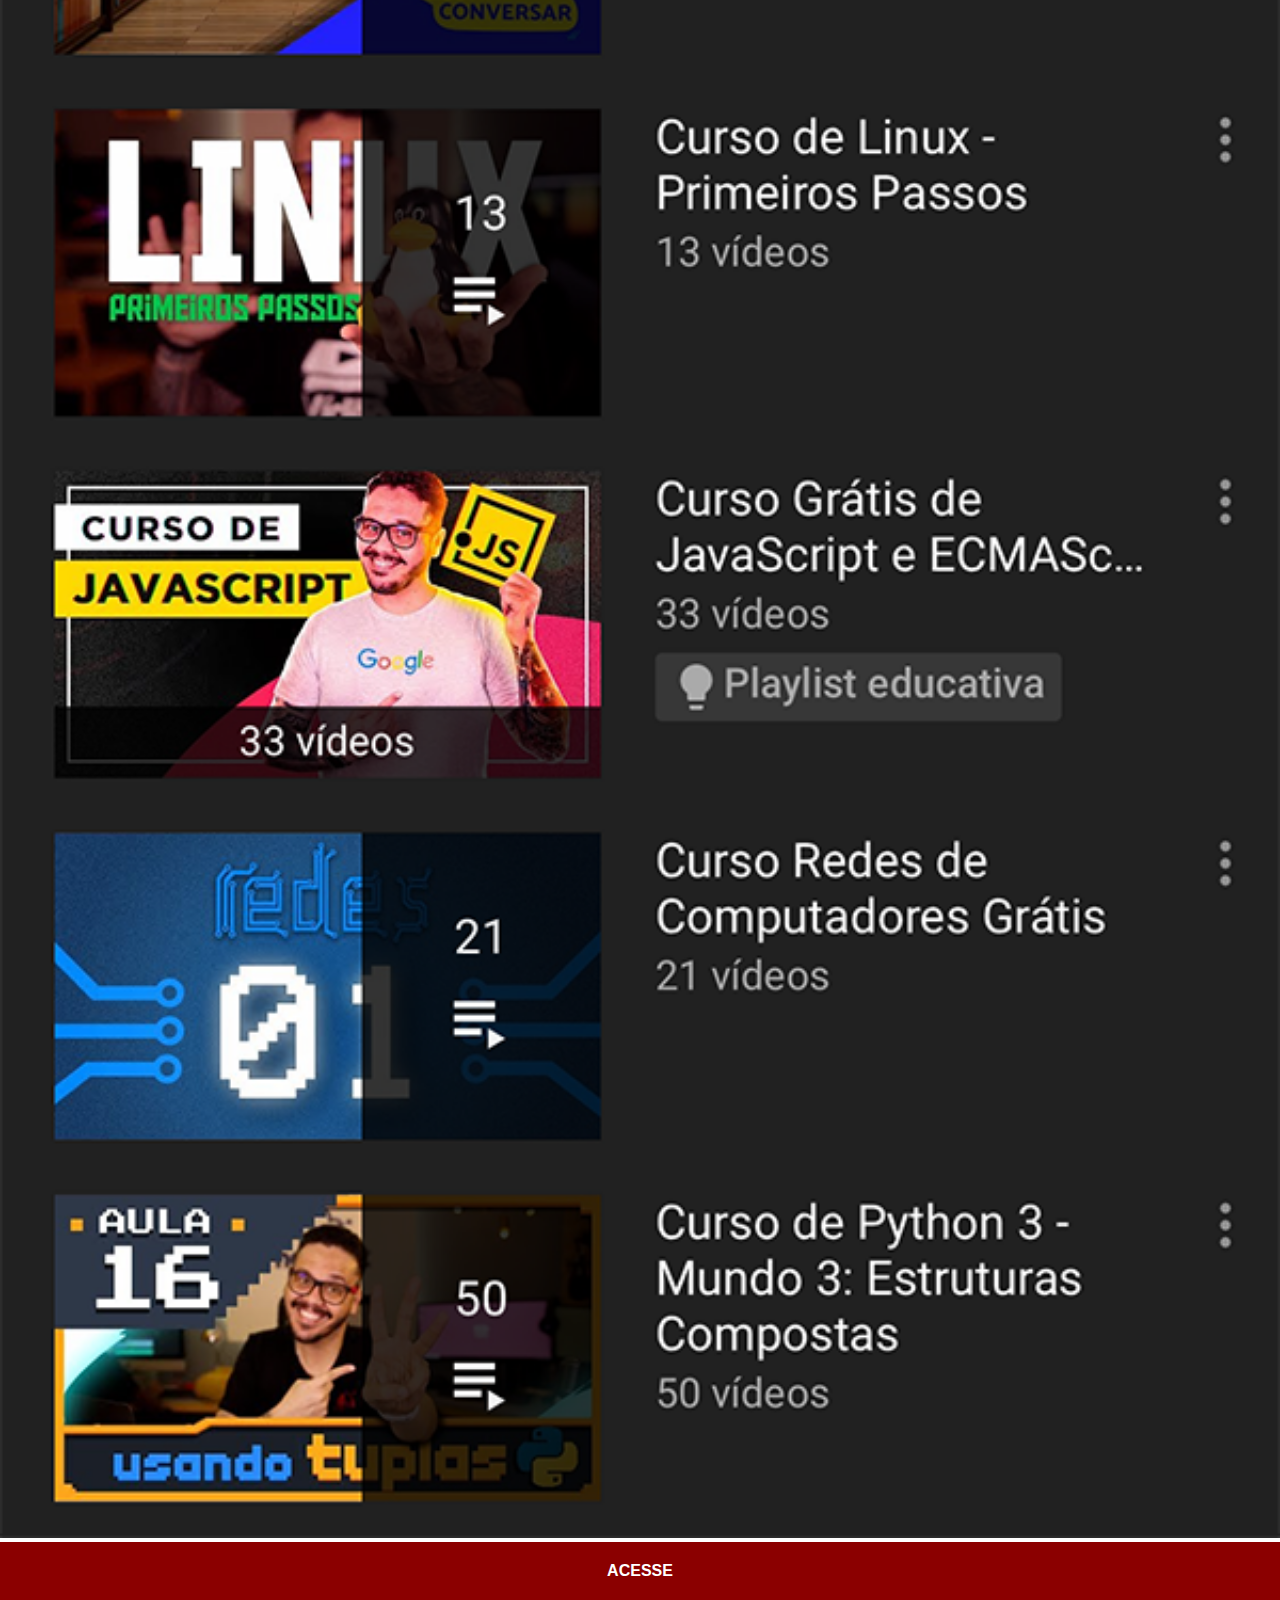
<file: youtube.html>
<!DOCTYPE html>
<html lang="pt-br">
<head>
    <meta charset="UTF-8">
    <meta name="viewport" content="width=device-width, initial-scale=1.0">
    <title>Youtube</title>
    <link rel="stylesheet" href="estilos/social.css">
    
</head>
<body>
    <img src="pacote-d013/imagens/tela-youtube.png" alt="">
    <a href="https://www.youtube.com/@CursoemVideo/playlists" target="_blank">ACESSE</a>
    
</body>
</html>
</file>
<file: estilos/style.css>
@charset "UTF-8" ;

* {
    margin: 0px;
    padding: 0px;
    font-family: Arial, Helvetica, sans-serif;
}

html, body {
    height: 100vh;
    width: 100vw;
    background-color: black;
}

body {
    background: url('../pacote-d013/imagens/fundo-madeira.jpg') no-repeat top center;
    background-size: cover;
    background-attachment: fixed;
}


main {
    position: relative;
    height:100vh;
   
    
}


section#telefone {
    position: absolute;
    top: 50%;
    left: 50%;
    transform: translate(-50%, -50%);
    height: 627px;
    width: 311px;
   
    background: url('../pacote-d013/imagens/frame-iphone.png') no-repeat;
}

iframe#tela {
    position: relative;
    top: 80px;
    left: 22px;
    width: 267px;
    height: 471px;
}

section#redes-sociais {
    text-align: right;
}

section#redes-sociais img {
    width: 50px;
    height: 50px;
    margin: 10px;
    border-radius: 50%;
    box-shadow: 2px 2px 5px rgba(0, 0, 0, 0.404);
    box-sizing: border-box;
}


section#redes-sociais img:hover {
    border: 2px solid rgba(255, 255, 255, 0.658) ;
    transform: translate(-3px, 3px);
    box-shadow: 5px 5px 10px rgba(0, 0, 0, 0.699);
    transition: transform .3s, border .5s;
}
</file>
<file: estilos/social.css>
@charset "UTF-8";


* {
    margin: 0px;
    padding: 0px;
    font-family: Arial, Helvetica, sans-serif;
}

::-webkit-scrollbar {
    width: 0px;
    height: 0px;
}

img {
    width: 100vw;

}

a {
    display: block;
    background-color: darkred;
    color: white;
    padding: 20px;
    text-align: center;
    font-weight: bolder;
    text-decoration: none;
}

a:hover {
    background-color: red;
}
</file>
